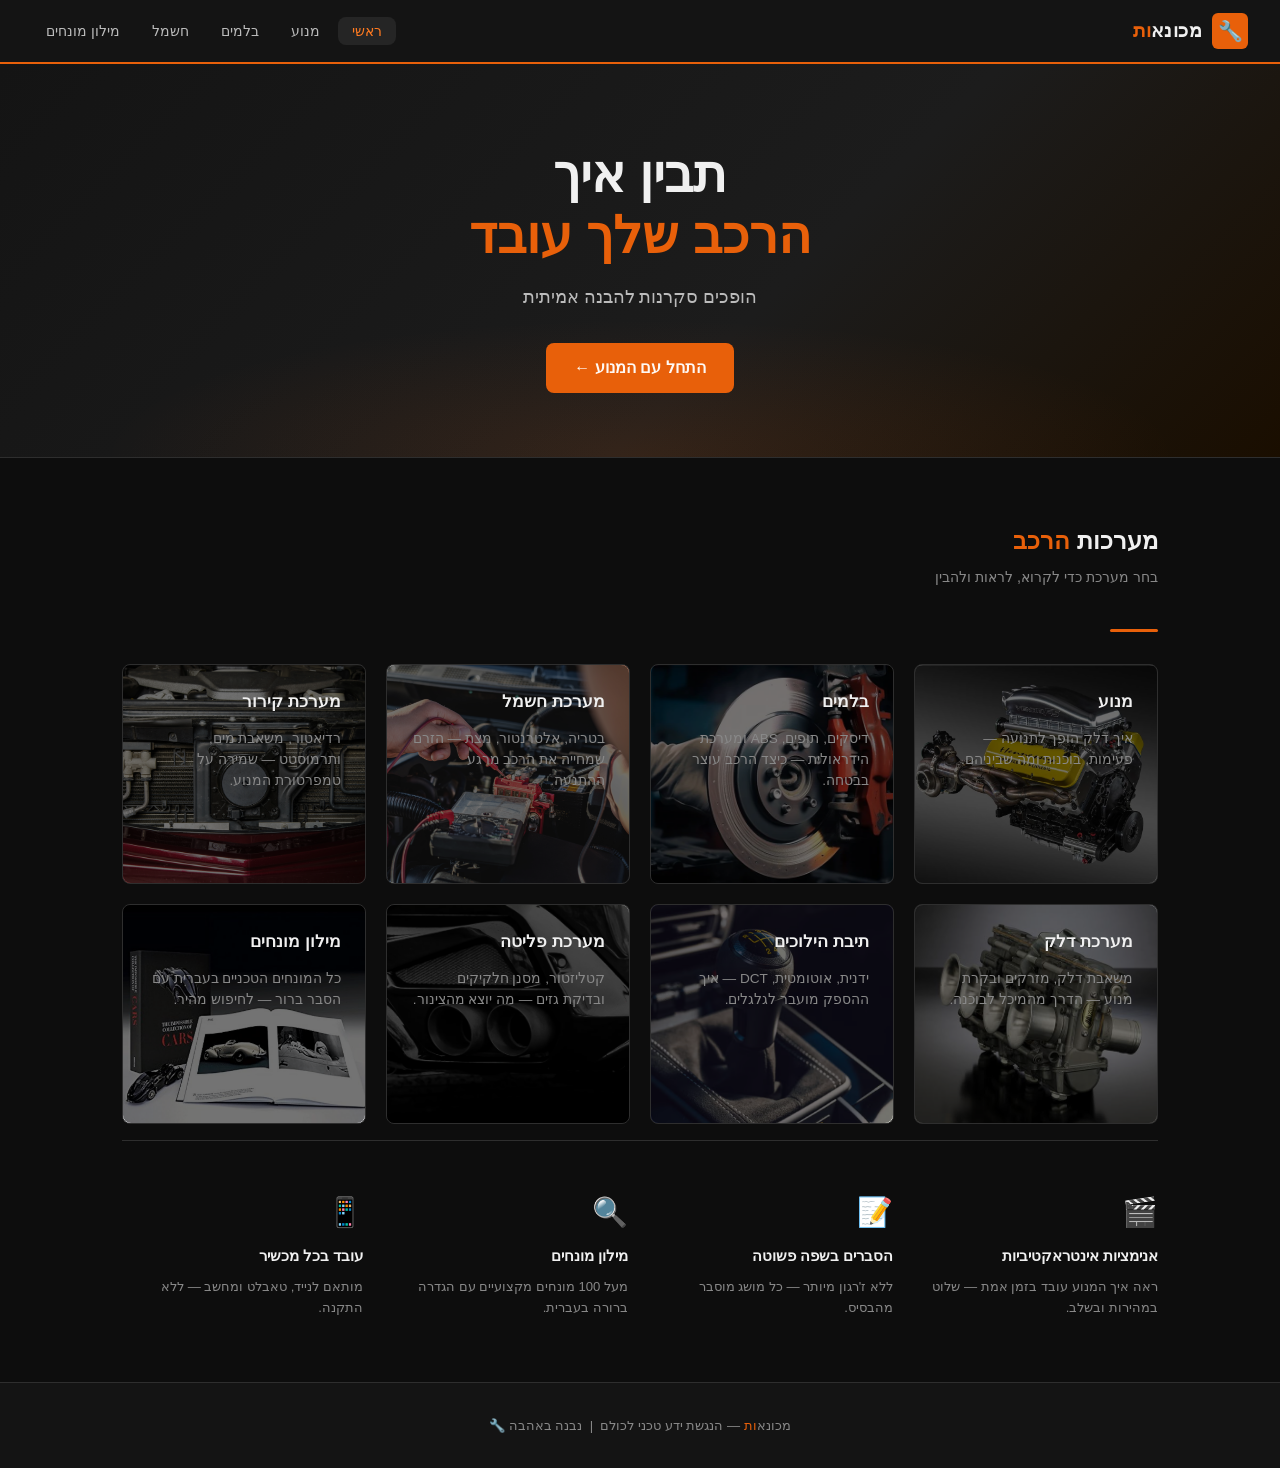
<file: index.html>
<!DOCTYPE html>
<html lang="he" dir="rtl">
<head>
  <meta charset="UTF-8">
  <meta name="viewport" content="width=device-width, initial-scale=1.0">
  <title>מכונאות — הנגשת ידע לכולם</title>
  <link rel="stylesheet" href="css/style.css">
</head>
<body>

  <!-- ── Header ── -->
  <header class="site-header">
    <a class="logo" href="index.html">
      <div class="logo-icon">🔧</div>
      <div class="logo-text">מכונא<span>ות</span></div>
    </a>
    <nav>
      <ul class="site-nav">
        <li><a href="index.html" class="active">ראשי</a></li>
        <li><a href="pages/engine.html">מנוע</a></li>
        <li><a href="pages/brakes.html">בלמים</a></li>
        <li><a href="pages/electrical.html">חשמל</a></li>
        <li><a href="pages/glossary.html">מילון מונחים</a></li>
      </ul>
    </nav>
  </header>

  <!-- ── Hero ── -->
  <section class="hero">
    <h1>תבין איך<br><span>הרכב שלך עובד</span></h1>
    <p>הופכים סקרנות להבנה אמיתית</p>
    <a href="pages/engine.html" class="hero-cta">התחל עם המנוע ←</a>
  </section>

  <!-- ── Systems ── -->
  <main>
    <div class="section">
      <h2 class="section-title">מערכות <span>הרכב</span></h2>
      <p class="section-sub">בחר מערכת כדי לקרוא, לראות ולהבין</p>
      <div class="divider"></div>

      <div class="systems-grid">

        <a class="system-card system-card--engine" href="pages/engine.html">
          <div class="card-title">מנוע</div>
          <div class="card-desc">איך דלק הופך לתנועה — פעימות, בוכנות ומה שביניהם.</div>
        </a>

        <a class="system-card system-card--brakes" href="pages/brakes.html">
          <div class="card-title">בלמים</div>
          <div class="card-desc">דיסקים, תופים, ABS ומערכת הידראולית — כיצד הרכב עוצר בבטחה.</div>
        </a>

        <a class="system-card system-card--electrical" href="pages/electrical.html">
          <div class="card-title">מערכת חשמל</div>
          <div class="card-desc">בטריה, אלטרנטור, מצת — הזרם שמחייה את הרכב מרגע ההתנעה.</div>
        </a>

        <a class="system-card system-card--cooling" href="pages/cooling.html">
          <div class="card-title">מערכת קירור</div>
          <div class="card-desc">רדיאטור, משאבת מים, ותרמוסטט — שמירה על טמפרטורת המנוע.</div>
        </a>

        <a class="system-card system-card--fuel" href="pages/fuel.html">
          <div class="card-title">מערכת דלק</div>
          <div class="card-desc">משאבת דלק, מזרקים ובקרת מנוע — הדרך מהמיכל לבוכנה.</div>
        </a>

        <a class="system-card system-card--gearbox" href="pages/gearbox.html">
          <div class="card-title">תיבת הילוכים</div>
          <div class="card-desc">ידנית, אוטומטית, DCT — איך ההספק מועבר לגלגלים.</div>
        </a>

        <a class="system-card system-card--exhaust" href="pages/exhaust.html">
          <div class="card-title">מערכת פליטה</div>
          <div class="card-desc">קטליזטור, מסנן חלקיקים ובדיקת גזים — מה יוצא מהצינור.</div>
        </a>

        <a class="system-card system-card--glossary" href="pages/glossary.html">
          <div class="card-title">מילון מונחים</div>
          <div class="card-desc">כל המונחים הטכניים בעברית עם הסבר ברור — לחיפוש מהיר.</div>
        </a>

      </div>

      <!-- ── Why ── -->
      <div class="features-row">
        <div class="feature-item">
          <div class="feature-icon">🎬</div>
          <div class="feature-title">אנימציות אינטראקטיביות</div>
          <div class="feature-text">ראה איך המנוע עובד בזמן אמת — שלוט במהירות ובשלב.</div>
        </div>
        <div class="feature-item">
          <div class="feature-icon">📝</div>
          <div class="feature-title">הסברים בשפה פשוטה</div>
          <div class="feature-text">ללא ז'רגון מיותר — כל מושג מוסבר מהבסיס.</div>
        </div>
        <div class="feature-item">
          <div class="feature-icon">🔍</div>
          <div class="feature-title">מילון מונחים</div>
          <div class="feature-text">מעל 100 מונחים מקצועיים עם הגדרה ברורה בעברית.</div>
        </div>
        <div class="feature-item">
          <div class="feature-icon">📱</div>
          <div class="feature-title">עובד בכל מכשיר</div>
          <div class="feature-text">מותאם לנייד, טאבלט ומחשב — ללא התקנה.</div>
        </div>
      </div>
    </div>
  </main>

  <!-- ── Footer ── -->
  <footer class="site-footer">
    <p>מכונא<span>ות</span> — הנגשת ידע טכני לכולם &nbsp;|&nbsp; נבנה באהבה 🔧</p>
  </footer>

  <script src="js/main.js"></script>
</body>
</html>
</file>
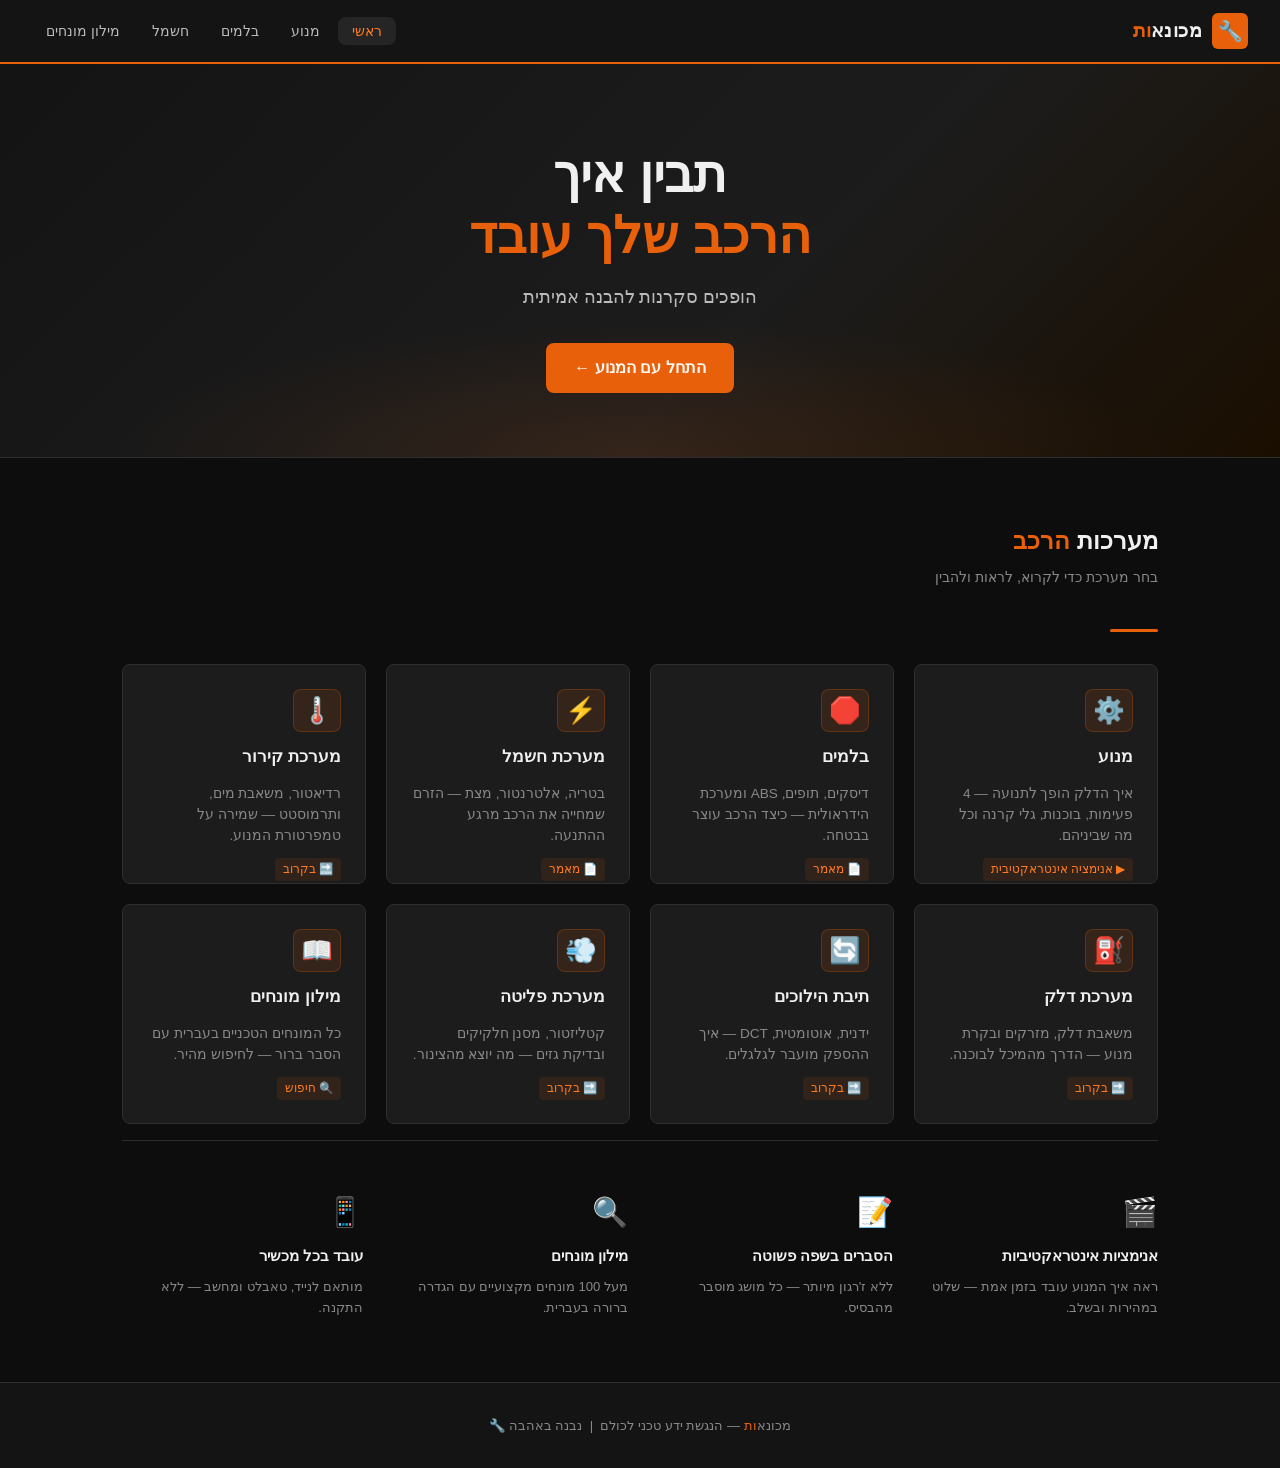
<file: האתר למכונאות הקובץ האינטרנטי.html>
<!DOCTYPE html>
<html lang="he" dir="rtl">
<head>
  <meta charset="UTF-8">
  <meta name="viewport" content="width=device-width, initial-scale=1.0">
  <title>מכונאות — הנגשת ידע לכולם</title>
  <link rel="stylesheet" href="css/style.css">
</head>
<body>

  <!-- ── Header ── -->
  <header class="site-header">
    <a class="logo" href="index.html">
      <div class="logo-icon">🔧</div>
      <div class="logo-text">מכונא<span>ות</span></div>
    </a>
    <nav>
      <ul class="site-nav">
        <li><a href="index.html" class="active">ראשי</a></li>
        <li><a href="pages/engine.html">מנוע</a></li>
        <li><a href="pages/brakes.html">בלמים</a></li>
        <li><a href="pages/electrical.html">חשמל</a></li>
        <li><a href="pages/glossary.html">מילון מונחים</a></li>
      </ul>
    </nav>
  </header>

  <!-- ── Hero ── -->
  <section class="hero">
    <h1>תבין איך<br><span>הרכב שלך עובד</span></h1>
    <p>הופכים סקרנות להבנה אמיתית</p>
    <a href="pages/engine.html" class="hero-cta">התחל עם המנוע ←</a>
  </section>

  <!-- ── Systems ── -->
  <main>
    <div class="section">
      <h2 class="section-title">מערכות <span>הרכב</span></h2>
      <p class="section-sub">בחר מערכת כדי לקרוא, לראות ולהבין</p>
      <div class="divider"></div>

      <div class="systems-grid">

        <a class="system-card" href="pages/engine.html">
          <div class="card-icon">⚙️</div>
          <div class="card-title">מנוע</div>
          <div class="card-desc">איך הדלק הופך לתנועה — 4 פעימות, בוכנות, גלי קרנה וכל מה שביניהם.</div>
          <div class="card-tag">▶ אנימציה אינטראקטיבית</div>
        </a>

        <a class="system-card" href="pages/brakes.html">
          <div class="card-icon">🛑</div>
          <div class="card-title">בלמים</div>
          <div class="card-desc">דיסקים, תופים, ABS ומערכת הידראולית — כיצד הרכב עוצר בבטחה.</div>
          <div class="card-tag">📄 מאמר</div>
        </a>

        <a class="system-card" href="pages/electrical.html">
          <div class="card-icon">⚡</div>
          <div class="card-title">מערכת חשמל</div>
          <div class="card-desc">בטריה, אלטרנטור, מצת — הזרם שמחייה את הרכב מרגע ההתנעה.</div>
          <div class="card-tag">📄 מאמר</div>
        </a>

        <a class="system-card" href="#">
          <div class="card-icon">🌡️</div>
          <div class="card-title">מערכת קירור</div>
          <div class="card-desc">רדיאטור, משאבת מים, ותרמוסטט — שמירה על טמפרטורת המנוע.</div>
          <div class="card-tag">🔜 בקרוב</div>
        </a>

        <a class="system-card" href="#">
          <div class="card-icon">⛽</div>
          <div class="card-title">מערכת דלק</div>
          <div class="card-desc">משאבת דלק, מזרקים ובקרת מנוע — הדרך מהמיכל לבוכנה.</div>
          <div class="card-tag">🔜 בקרוב</div>
        </a>

        <a class="system-card" href="#">
          <div class="card-icon">🔄</div>
          <div class="card-title">תיבת הילוכים</div>
          <div class="card-desc">ידנית, אוטומטית, DCT — איך ההספק מועבר לגלגלים.</div>
          <div class="card-tag">🔜 בקרוב</div>
        </a>

        <a class="system-card" href="#">
          <div class="card-icon">💨</div>
          <div class="card-title">מערכת פליטה</div>
          <div class="card-desc">קטליזטור, מסנן חלקיקים ובדיקת גזים — מה יוצא מהצינור.</div>
          <div class="card-tag">🔜 בקרוב</div>
        </a>

        <a class="system-card" href="pages/glossary.html">
          <div class="card-icon">📖</div>
          <div class="card-title">מילון מונחים</div>
          <div class="card-desc">כל המונחים הטכניים בעברית עם הסבר ברור — לחיפוש מהיר.</div>
          <div class="card-tag">🔍 חיפוש</div>
        </a>

      </div>

      <!-- ── Why ── -->
      <div class="features-row">
        <div class="feature-item">
          <div class="feature-icon">🎬</div>
          <div class="feature-title">אנימציות אינטראקטיביות</div>
          <div class="feature-text">ראה איך המנוע עובד בזמן אמת — שלוט במהירות ובשלב.</div>
        </div>
        <div class="feature-item">
          <div class="feature-icon">📝</div>
          <div class="feature-title">הסברים בשפה פשוטה</div>
          <div class="feature-text">ללא ז'רגון מיותר — כל מושג מוסבר מהבסיס.</div>
        </div>
        <div class="feature-item">
          <div class="feature-icon">🔍</div>
          <div class="feature-title">מילון מונחים</div>
          <div class="feature-text">מעל 100 מונחים מקצועיים עם הגדרה ברורה בעברית.</div>
        </div>
        <div class="feature-item">
          <div class="feature-icon">📱</div>
          <div class="feature-title">עובד בכל מכשיר</div>
          <div class="feature-text">מותאם לנייד, טאבלט ומחשב — ללא התקנה.</div>
        </div>
      </div>
    </div>
  </main>

  <!-- ── Footer ── -->
  <footer class="site-footer">
    <p>מכונא<span>ות</span> — הנגשת ידע טכני לכולם &nbsp;|&nbsp; נבנה באהבה 🔧</p>
  </footer>

  <script src="js/main.js"></script>
</body>
</html>
</file>
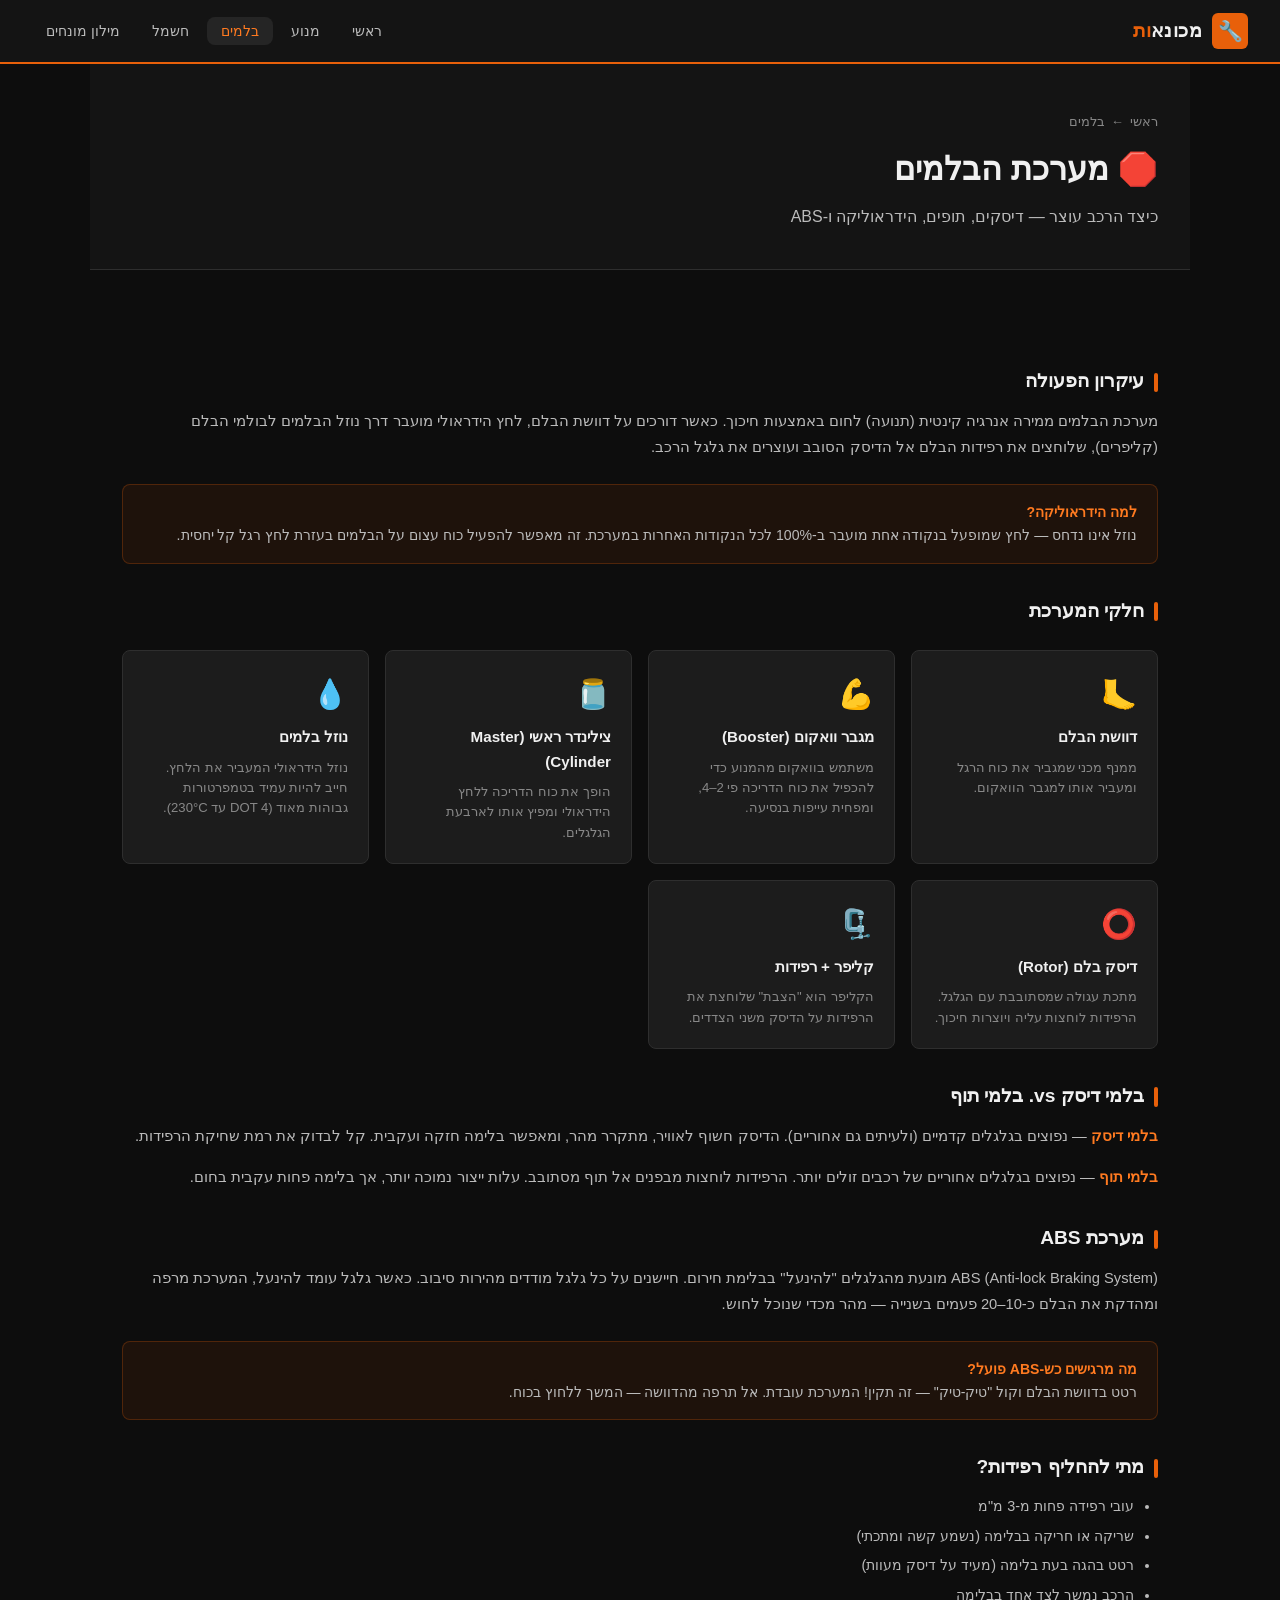
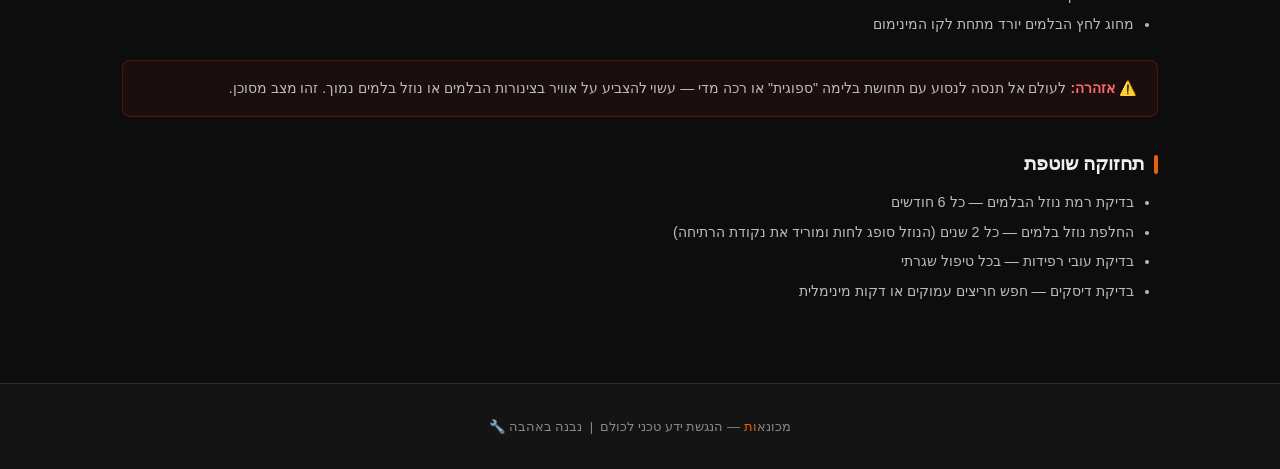
<file: pages/brakes.html>
<!DOCTYPE html>
<html lang="he" dir="rtl">
<head>
  <meta charset="UTF-8">
  <meta name="viewport" content="width=device-width, initial-scale=1.0">
  <title>בלמים — מכונאות</title>
  <link rel="stylesheet" href="../css/style.css">
  <style>
    .article-content h2 {
      font-size: 1.2rem;
      margin: 2rem 0 0.75rem;
      color: var(--white);
    }
    .article-content h2::before {
      content: '';
      display: inline-block;
      width: 4px;
      height: 1em;
      background: var(--orange);
      border-radius: 2px;
      margin-left: 10px;
      vertical-align: middle;
    }
    .article-content p {
      font-size: 0.92rem;
      color: var(--gray-light);
      margin-bottom: 1rem;
      line-height: 1.75;
    }
    .article-content ul {
      margin: 0.5rem 0 1rem 0;
      padding-right: 1.5rem;
    }
    .article-content li {
      font-size: 0.9rem;
      color: var(--gray-light);
      margin-bottom: 0.4rem;
      line-height: 1.6;
    }
    .info-box {
      background: rgba(232,96,10,0.08);
      border: 1px solid rgba(232,96,10,0.25);
      border-radius: var(--radius);
      padding: 1rem 1.25rem;
      margin: 1.5rem 0;
      font-size: 0.88rem;
      color: var(--gray-light);
    }
    .info-box strong { color: var(--orange-light); }

    .parts-grid {
      display: grid;
      grid-template-columns: repeat(auto-fill, minmax(220px, 1fr));
      gap: 1rem;
      margin: 1.5rem 0 2rem;
    }
    .part-card {
      background: var(--dark2);
      border: 1px solid var(--dark4);
      border-radius: var(--radius);
      padding: 1.25rem;
      display: flex;
      flex-direction: column;
      gap: 0.5rem;
    }
    .part-card .icon { font-size: 1.8rem; }
    .part-card h3 { font-size: 0.95rem; font-weight: 700; }
    .part-card p { font-size: 0.82rem; color: var(--gray); line-height: 1.55; }

    .warning-box {
      background: rgba(200,40,40,0.08);
      border: 1px solid rgba(200,40,40,0.3);
      border-radius: var(--radius);
      padding: 1rem 1.25rem;
      margin: 1.5rem 0;
      font-size: 0.88rem;
      color: var(--gray-light);
    }
    .warning-box strong { color: #ff6b6b; }
  </style>
</head>
<body>

  <header class="site-header">
    <a class="logo" href="../index.html">
      <div class="logo-icon">🔧</div>
      <div class="logo-text">מכונא<span>ות</span></div>
    </a>
    <nav>
      <ul class="site-nav">
        <li><a href="../index.html">ראשי</a></li>
        <li><a href="engine.html">מנוע</a></li>
        <li><a href="brakes.html" class="active">בלמים</a></li>
        <li><a href="electrical.html">חשמל</a></li>
        <li><a href="glossary.html">מילון מונחים</a></li>
      </ul>
    </nav>
  </header>

  <div class="page-hero">
    <div class="breadcrumb">
      <a href="../index.html">ראשי</a> ← <span>בלמים</span>
    </div>
    <h1>🛑 מערכת הבלמים</h1>
    <p>כיצד הרכב עוצר — דיסקים, תופים, הידראוליקה ו-ABS</p>
  </div>

  <main>
    <div class="section">
      <div class="article-content">

        <h2>עיקרון הפעולה</h2>
        <p>
          מערכת הבלמים ממירה אנרגיה קינטית (תנועה) לחום באמצעות חיכוך.
          כאשר דורכים על דוושת הבלם, לחץ הידראולי מועבר דרך נוזל הבלמים לבולמי הבלם (קליפרים),
          שלוחצים את רפידות הבלם אל הדיסק הסובב ועוצרים את גלגל הרכב.
        </p>

        <div class="info-box">
          <strong>למה הידראוליקה?</strong><br>
          נוזל אינו נדחס — לחץ שמופעל בנקודה אחת מועבר ב-100% לכל הנקודות האחרות במערכת.
          זה מאפשר להפעיל כוח עצום על הבלמים בעזרת לחץ רגל קל יחסית.
        </div>

        <h2>חלקי המערכת</h2>
      </div>

      <div class="parts-grid">
        <div class="part-card">
          <div class="icon">🦶</div>
          <h3>דוושת הבלם</h3>
          <p>ממנף מכני שמגביר את כוח הרגל ומעביר אותו למגבר הוואקום.</p>
        </div>
        <div class="part-card">
          <div class="icon">💪</div>
          <h3>מגבר וואקום (Booster)</h3>
          <p>משתמש בוואקום מהמנוע כדי להכפיל את כוח הדריכה פי 2–4, ומפחית עייפות בנסיעה.</p>
        </div>
        <div class="part-card">
          <div class="icon">🫙</div>
          <h3>צילינדר ראשי (Master Cylinder)</h3>
          <p>הופך את כוח הדריכה ללחץ הידראולי ומפיץ אותו לארבעת הגלגלים.</p>
        </div>
        <div class="part-card">
          <div class="icon">💧</div>
          <h3>נוזל בלמים</h3>
          <p>נוזל הידראולי המעביר את הלחץ. חייב להיות עמיד בטמפרטורות גבוהות מאוד (DOT 4 עד 230°C).</p>
        </div>
        <div class="part-card">
          <div class="icon">⭕</div>
          <h3>דיסק בלם (Rotor)</h3>
          <p>מתכת עגולה שמסתובבת עם הגלגל. הרפידות לוחצות עליה ויוצרות חיכוך.</p>
        </div>
        <div class="part-card">
          <div class="icon">🗜️</div>
          <h3>קליפר + רפידות</h3>
          <p>הקליפר הוא "הצבת" שלוחצת את הרפידות על הדיסק משני הצדדים.</p>
        </div>
      </div>

      <div class="article-content">

        <h2>בלמי דיסק vs. בלמי תוף</h2>
        <p>
          <strong style="color:var(--orange-light)">בלמי דיסק</strong> — נפוצים בגלגלים קדמיים (ולעיתים גם אחוריים).
          הדיסק חשוף לאוויר, מתקרר מהר, ומאפשר בלימה חזקה ועקבית. קל לבדוק את רמת שחיקת הרפידות.
        </p>
        <p>
          <strong style="color:var(--orange-light)">בלמי תוף</strong> — נפוצים בגלגלים אחוריים של רכבים זולים יותר.
          הרפידות לוחצות מבפנים אל תוף מסתובב. עלות ייצור נמוכה יותר, אך בלימה פחות עקבית בחום.
        </p>

        <h2>מערכת ABS</h2>
        <p>
          ABS (Anti-lock Braking System) מונעת מהגלגלים "להינעל" בבלימת חירום.
          חיישנים על כל גלגל מודדים מהירות סיבוב. כאשר גלגל עומד להינעל,
          המערכת מרפה ומהדקת את הבלם כ-10–20 פעמים בשנייה — מהר מכדי שנוכל לחוש.
        </p>

        <div class="info-box">
          <strong>מה מרגישים כש-ABS פועל?</strong><br>
          רטט בדוושת הבלם וקול "טיק-טיק" — זה תקין! המערכת עובדת. אל תרפה מהדוושה — המשך ללחוץ בכוח.
        </div>

        <h2>מתי להחליף רפידות?</h2>
        <ul>
          <li>עובי רפידה פחות מ-3 מ"מ</li>
          <li>שריקה או חריקה בבלימה (נשמע קשה ומתכתי)</li>
          <li>רטט בהגה בעת בלימה (מעיד על דיסק מעוות)</li>
          <li>הרכב נמשך לצד אחד בבלימה</li>
          <li>מחוג לחץ הבלמים יורד מתחת לקו המינימום</li>
        </ul>

        <div class="warning-box">
          <strong>⚠️ אזהרה:</strong> לעולם אל תנסה לנסוע עם תחושת בלימה "ספוגית" או רכה מדי — עשוי להצביע על אוויר בצינורות הבלמים או נוזל בלמים נמוך. זהו מצב מסוכן.
        </div>

        <h2>תחזוקה שוטפת</h2>
        <ul>
          <li>בדיקת רמת נוזל הבלמים — כל 6 חודשים</li>
          <li>החלפת נוזל בלמים — כל 2 שנים (הנוזל סופג לחות ומוריד את נקודת הרתיחה)</li>
          <li>בדיקת עובי רפידות — בכל טיפול שגרתי</li>
          <li>בדיקת דיסקים — חפש חריצים עמוקים או דקות מינימלית</li>
        </ul>

      </div>
    </div>
  </main>

  <footer class="site-footer">
    <p>מכונא<span>ות</span> — הנגשת ידע טכני לכולם &nbsp;|&nbsp; נבנה באהבה 🔧</p>
  </footer>

  <script src="../js/main.js"></script>
</body>
</html>
</file>
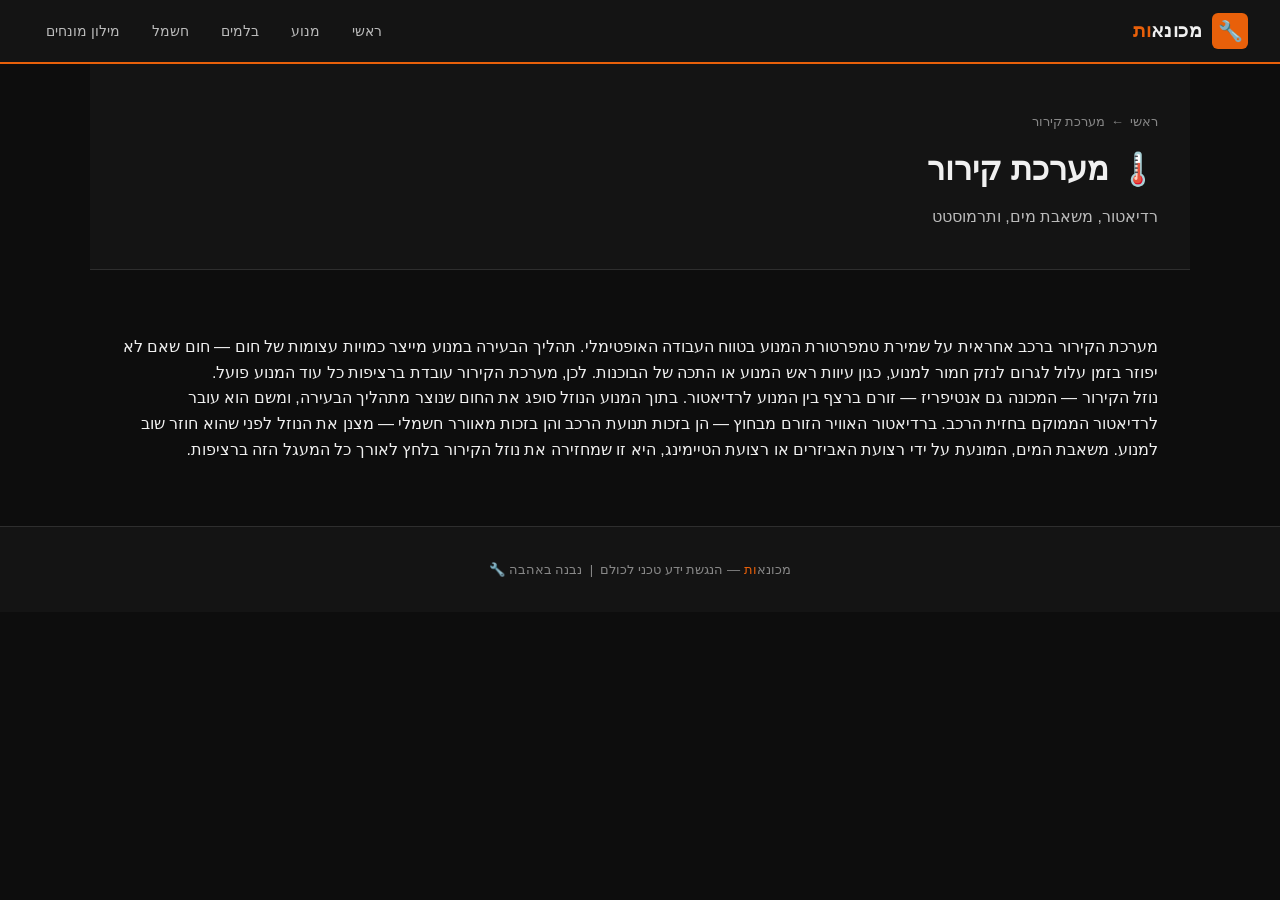
<file: pages/cooling.html>
<!DOCTYPE html>
<html lang="he" dir="rtl">
<head>
  <meta charset="UTF-8">
  <meta name="viewport" content="width=device-width, initial-scale=1.0">
  <title>מערכת קירור — מכונאות</title>
  <link rel="stylesheet" href="../css/style.css">
</head>
<body>

  <header class="site-header">
    <a class="logo" href="../index.html">
      <div class="logo-icon">🔧</div>
      <div class="logo-text">מכונא<span>ות</span></div>
    </a>
    <nav>
      <ul class="site-nav">
        <li><a href="../index.html">ראשי</a></li>
        <li><a href="engine.html">מנוע</a></li>
        <li><a href="brakes.html">בלמים</a></li>
        <li><a href="electrical.html">חשמל</a></li>
        <li><a href="glossary.html">מילון מונחים</a></li>
      </ul>
    </nav>
  </header>

  <div class="page-hero">
    <div class="breadcrumb">
      <a href="../index.html">ראשי</a> ← <span>מערכת קירור</span>
    </div>
    <h1>🌡️ מערכת קירור</h1>
    <p>רדיאטור, משאבת מים, ותרמוסטט</p>
  </div>

  <main>
    <div class="section">
      <div class="article-content">
        <p>מערכת הקירור ברכב אחראית על שמירת טמפרטורת המנוע בטווח העבודה האופטימלי. תהליך הבעירה במנוע מייצר כמויות עצומות של חום — חום שאם לא יפוזר בזמן עלול לגרום לנזק חמור למנוע, כגון עיוות ראש המנוע או התכה של הבוכנות. לכן, מערכת הקירור עובדת ברציפות כל עוד המנוע פועל.</p>
        <p>נוזל הקירור — המכונה גם אנטיפריז — זורם ברצף בין המנוע לרדיאטור. בתוך המנוע הנוזל סופג את החום שנוצר מתהליך הבעירה, ומשם הוא עובר לרדיאטור הממוקם בחזית הרכב. ברדיאטור האוויר הזורם מבחוץ — הן בזכות תנועת הרכב והן בזכות מאוורר חשמלי — מצנן את הנוזל לפני שהוא חוזר שוב למנוע. משאבת המים, המונעת על ידי רצועת האביזרים או רצועת הטיימינג, היא זו שמחזירה את נוזל הקירור בלחץ לאורך כל המעגל הזה ברציפות.</p>
      </div>
    </div>
  </main>

  <footer class="site-footer">
    <p>מכונא<span>ות</span> — הנגשת ידע טכני לכולם &nbsp;|&nbsp; נבנה באהבה 🔧</p>
  </footer>

  <script src="../js/main.js"></script>
</body>
</html>
</file>
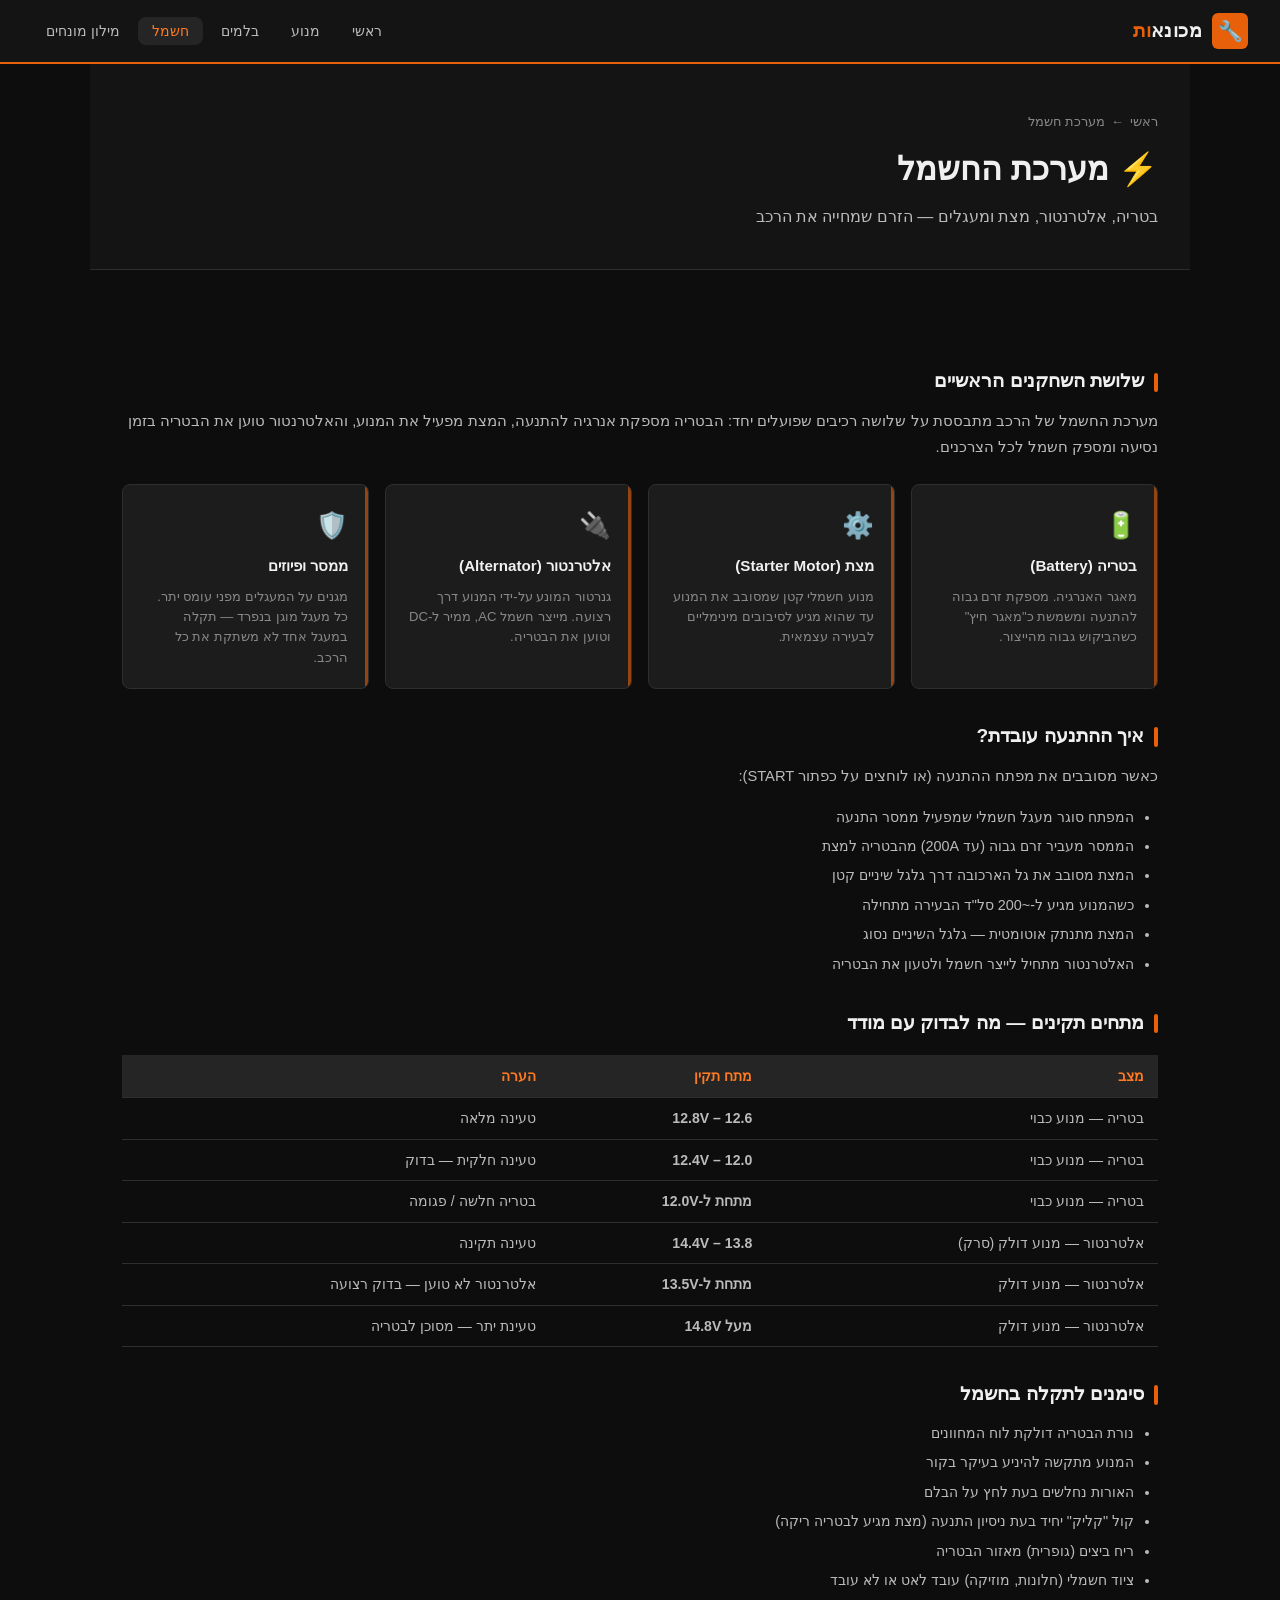
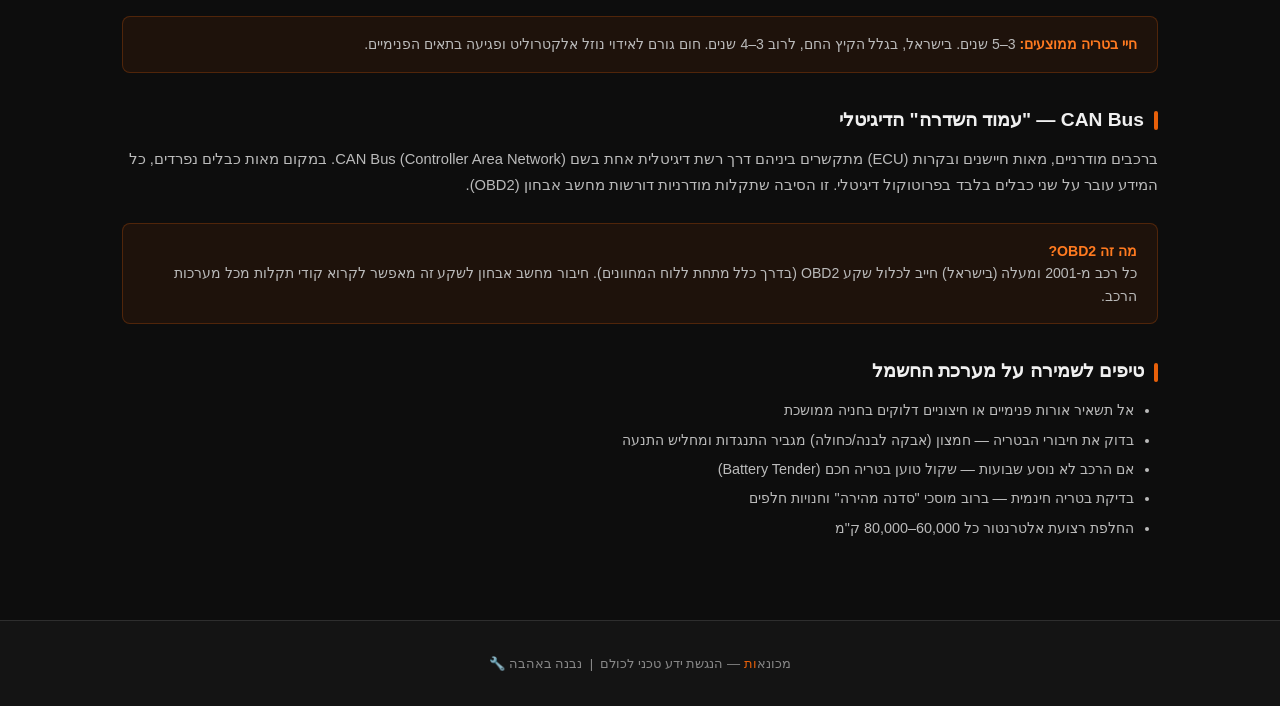
<file: pages/electrical.html>
<!DOCTYPE html>
<html lang="he" dir="rtl">
<head>
  <meta charset="UTF-8">
  <meta name="viewport" content="width=device-width, initial-scale=1.0">
  <title>מערכת חשמל — מכונאות</title>
  <link rel="stylesheet" href="../css/style.css">
  <style>
    .article-content h2 {
      font-size: 1.2rem;
      margin: 2rem 0 0.75rem;
      color: var(--white);
    }
    .article-content h2::before {
      content: '';
      display: inline-block;
      width: 4px;
      height: 1em;
      background: var(--orange);
      border-radius: 2px;
      margin-left: 10px;
      vertical-align: middle;
    }
    .article-content p {
      font-size: 0.92rem;
      color: var(--gray-light);
      margin-bottom: 1rem;
      line-height: 1.75;
    }
    .article-content ul {
      margin: 0.5rem 0 1rem 0;
      padding-right: 1.5rem;
    }
    .article-content li {
      font-size: 0.9rem;
      color: var(--gray-light);
      margin-bottom: 0.4rem;
      line-height: 1.6;
    }
    .info-box {
      background: rgba(232,96,10,0.08);
      border: 1px solid rgba(232,96,10,0.25);
      border-radius: var(--radius);
      padding: 1rem 1.25rem;
      margin: 1.5rem 0;
      font-size: 0.88rem;
      color: var(--gray-light);
    }
    .info-box strong { color: var(--orange-light); }
    .warning-box {
      background: rgba(200,40,40,0.08);
      border: 1px solid rgba(200,40,40,0.3);
      border-radius: var(--radius);
      padding: 1rem 1.25rem;
      margin: 1.5rem 0;
      font-size: 0.88rem;
      color: var(--gray-light);
    }
    .warning-box strong { color: #ff6b6b; }

    .circuit-row {
      display: grid;
      grid-template-columns: repeat(auto-fill, minmax(200px, 1fr));
      gap: 1rem;
      margin: 1.5rem 0 2rem;
    }
    .circuit-card {
      background: var(--dark2);
      border: 1px solid var(--dark4);
      border-radius: var(--radius);
      padding: 1.25rem;
      display: flex;
      flex-direction: column;
      gap: 0.5rem;
      position: relative;
      overflow: hidden;
    }
    .circuit-card::before {
      content: '';
      position: absolute;
      top: 0; right: 0;
      width: 3px;
      height: 100%;
      background: var(--orange);
      opacity: 0.6;
    }
    .circuit-card .icon { font-size: 1.6rem; }
    .circuit-card h3 { font-size: 0.95rem; font-weight: 700; }
    .circuit-card p { font-size: 0.82rem; color: var(--gray); line-height: 1.55; }

    .voltage-table {
      width: 100%;
      border-collapse: collapse;
      margin: 1rem 0 1.5rem;
      font-size: 0.88rem;
    }
    .voltage-table th {
      background: var(--dark3);
      color: var(--orange-light);
      padding: 10px 14px;
      text-align: right;
      font-weight: 700;
      border-bottom: 1px solid var(--dark4);
    }
    .voltage-table td {
      padding: 9px 14px;
      border-bottom: 1px solid var(--dark4);
      color: var(--gray-light);
    }
    .voltage-table tr:hover td { background: var(--dark3); }
    .good { color: #5cb85c; font-weight: 700; }
    .warn { color: #f0ad4e; font-weight: 700; }
    .bad  { color: #d9534f; font-weight: 700; }
  </style>
</head>
<body>

  <header class="site-header">
    <a class="logo" href="../index.html">
      <div class="logo-icon">🔧</div>
      <div class="logo-text">מכונא<span>ות</span></div>
    </a>
    <nav>
      <ul class="site-nav">
        <li><a href="../index.html">ראשי</a></li>
        <li><a href="engine.html">מנוע</a></li>
        <li><a href="brakes.html">בלמים</a></li>
        <li><a href="electrical.html" class="active">חשמל</a></li>
        <li><a href="glossary.html">מילון מונחים</a></li>
      </ul>
    </nav>
  </header>

  <div class="page-hero">
    <div class="breadcrumb">
      <a href="../index.html">ראשי</a> ← <span>מערכת חשמל</span>
    </div>
    <h1>⚡ מערכת החשמל</h1>
    <p>בטריה, אלטרנטור, מצת ומעגלים — הזרם שמחייה את הרכב</p>
  </div>

  <main>
    <div class="section">

      <div class="article-content">
        <h2>שלושת השחקנים הראשיים</h2>
        <p>
          מערכת החשמל של הרכב מתבססת על שלושה רכיבים שפועלים יחד:
          הבטריה מספקת אנרגיה להתנעה, המצת מפעיל את המנוע, והאלטרנטור טוען את הבטריה בזמן נסיעה
          ומספק חשמל לכל הצרכנים.
        </p>
      </div>

      <div class="circuit-row">
        <div class="circuit-card">
          <div class="icon">🔋</div>
          <h3>בטריה (Battery)</h3>
          <p>מאגר האנרגיה. מספקת זרם גבוה להתנעה ומשמשת כ"מאגר חיץ" כשהביקוש גבוה מהייצור.</p>
        </div>
        <div class="circuit-card">
          <div class="icon">⚙️</div>
          <h3>מצת (Starter Motor)</h3>
          <p>מנוע חשמלי קטן שמסובב את המנוע עד שהוא מגיע לסיבובים מינימליים לבעירה עצמאית.</p>
        </div>
        <div class="circuit-card">
          <div class="icon">🔌</div>
          <h3>אלטרנטור (Alternator)</h3>
          <p>גנרטור המונע על-ידי המנוע דרך רצועה. מייצר חשמל AC, ממיר ל-DC וטוען את הבטריה.</p>
        </div>
        <div class="circuit-card">
          <div class="icon">🛡️</div>
          <h3>ממסר ופיוזים</h3>
          <p>מגנים על המעגלים מפני עומס יתר. כל מעגל מוגן בנפרד — תקלה במעגל אחד לא משתקת את כל הרכב.</p>
        </div>
      </div>

      <div class="article-content">

        <h2>איך ההתנעה עובדת?</h2>
        <p>
          כאשר מסובבים את מפתח ההתנעה (או לוחצים על כפתור START):
        </p>
        <ul>
          <li>המפתח סוגר מעגל חשמלי שמפעיל ממסר התנעה</li>
          <li>הממסר מעביר זרם גבוה (עד 200A) מהבטריה למצת</li>
          <li>המצת מסובב את גל הארכובה דרך גלגל שיניים קטן</li>
          <li>כשהמנוע מגיע ל-~200 סל"ד הבעירה מתחילה</li>
          <li>המצת מתנתק אוטומטית — גלגל השיניים נסוג</li>
          <li>האלטרנטור מתחיל לייצר חשמל ולטעון את הבטריה</li>
        </ul>

        <h2>מתחים תקינים — מה לבדוק עם מודד</h2>
      </div>

      <table class="voltage-table">
        <thead>
          <tr>
            <th>מצב</th>
            <th>מתח תקין</th>
            <th>הערה</th>
          </tr>
        </thead>
        <tbody>
          <tr>
            <td>בטריה — מנוע כבוי</td>
            <td class="good">12.6 – 12.8V</td>
            <td>טעינה מלאה</td>
          </tr>
          <tr>
            <td>בטריה — מנוע כבוי</td>
            <td class="warn">12.0 – 12.4V</td>
            <td>טעינה חלקית — בדוק</td>
          </tr>
          <tr>
            <td>בטריה — מנוע כבוי</td>
            <td class="bad">מתחת ל-12.0V</td>
            <td>בטריה חלשה / פגומה</td>
          </tr>
          <tr>
            <td>אלטרנטור — מנוע דולק (סרק)</td>
            <td class="good">13.8 – 14.4V</td>
            <td>טעינה תקינה</td>
          </tr>
          <tr>
            <td>אלטרנטור — מנוע דולק</td>
            <td class="bad">מתחת ל-13.5V</td>
            <td>אלטרנטור לא טוען — בדוק רצועה</td>
          </tr>
          <tr>
            <td>אלטרנטור — מנוע דולק</td>
            <td class="bad">מעל 14.8V</td>
            <td>טעינת יתר — מסוכן לבטריה</td>
          </tr>
        </tbody>
      </table>

      <div class="article-content">

        <h2>סימנים לתקלה בחשמל</h2>
        <ul>
          <li>נורת הבטריה דולקת לוח המחוונים</li>
          <li>המנוע מתקשה להיניע בעיקר בקור</li>
          <li>האורות נחלשים בעת לחץ על הבלם</li>
          <li>קול "קליק" יחיד בעת ניסיון התנעה (מצת מגיע לבטריה ריקה)</li>
          <li>ריח ביצים (גופרית) מאזור הבטריה</li>
          <li>ציוד חשמלי (חלונות, מוזיקה) עובד לאט או לא עובד</li>
        </ul>

        <div class="info-box">
          <strong>חיי בטריה ממוצעים:</strong> 3–5 שנים. בישראל, בגלל הקיץ החם, לרוב 3–4 שנים.
          חום גורם לאידוי נוזל אלקטרוליט ופגיעה בתאים הפנימיים.
        </div>

        <h2>CAN Bus — "עמוד השדרה" הדיגיטלי</h2>
        <p>
          ברכבים מודרניים, מאות חיישנים ובקרות (ECU) מתקשרים ביניהם דרך רשת דיגיטלית אחת
          בשם CAN Bus (Controller Area Network).
          במקום מאות כבלים נפרדים, כל המידע עובר על שני כבלים בלבד בפרוטוקול דיגיטלי.
          זו הסיבה שתקלות מודרניות דורשות מחשב אבחון (OBD2).
        </p>

        <div class="info-box">
          <strong>מה זה OBD2?</strong><br>
          כל רכב מ-2001 ומעלה (בישראל) חייב לכלול שקע OBD2 (בדרך כלל מתחת ללוח המחוונים).
          חיבור מחשב אבחון לשקע זה מאפשר לקרוא קודי תקלות מכל מערכות הרכב.
        </div>

        <h2>טיפים לשמירה על מערכת החשמל</h2>
        <ul>
          <li>אל תשאיר אורות פנימיים או חיצוניים דלוקים בחניה ממושכת</li>
          <li>בדוק את חיבורי הבטריה — חמצון (אבקה לבנה/כחולה) מגביר התנגדות ומחליש התנעה</li>
          <li>אם הרכב לא נוסע שבועות — שקול טוען בטריה חכם (Battery Tender)</li>
          <li>בדיקת בטריה חינמית — ברוב מוסכי "סדנה מהירה" וחנויות חלפים</li>
          <li>החלפת רצועת אלטרנטור כל 60,000–80,000 ק"מ</li>
        </ul>

      </div>
    </div>
  </main>

  <footer class="site-footer">
    <p>מכונא<span>ות</span> — הנגשת ידע טכני לכולם &nbsp;|&nbsp; נבנה באהבה 🔧</p>
  </footer>

  <script src="../js/main.js"></script>
</body>
</html>
</file>
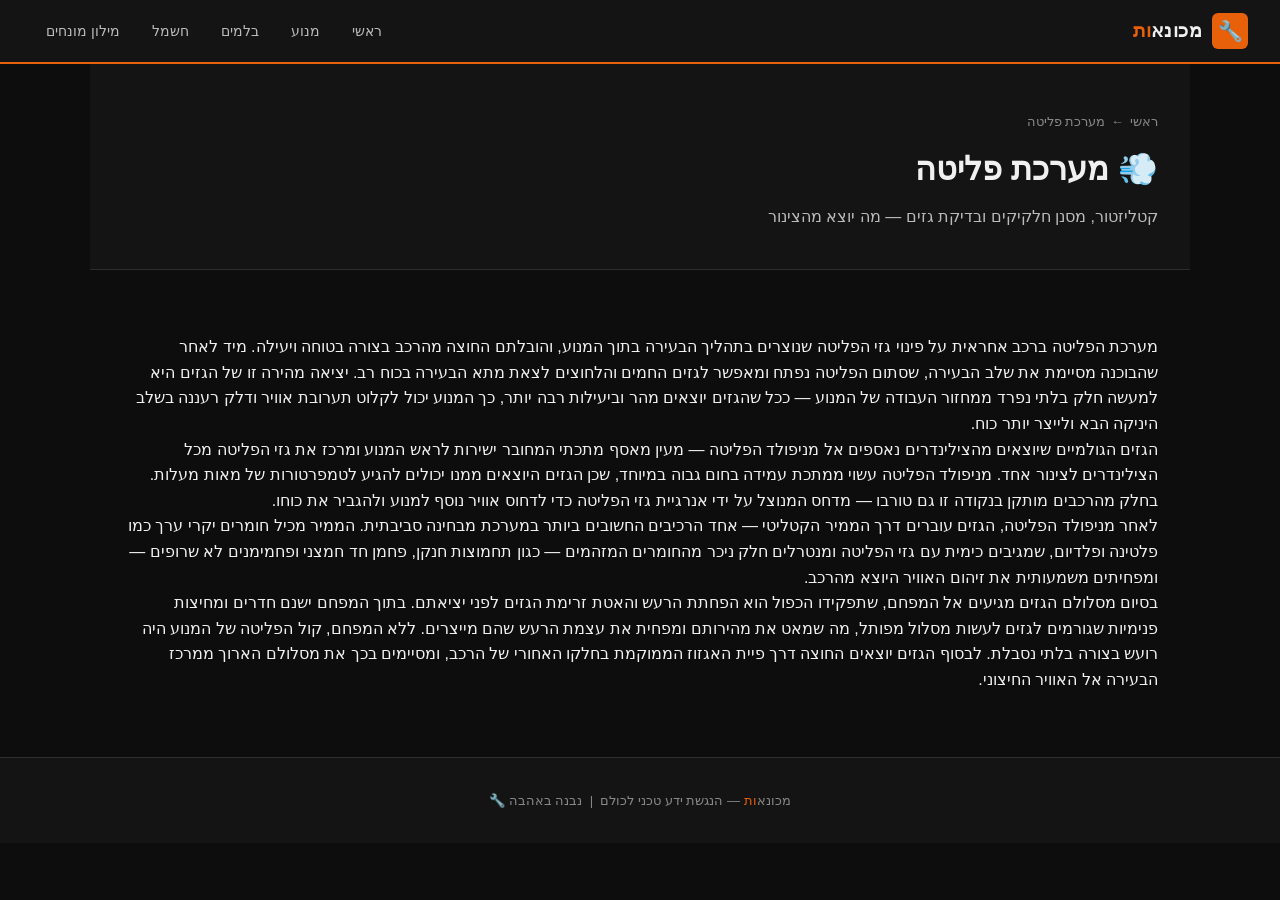
<file: pages/exhaust.html>
<!DOCTYPE html>
<html lang="he" dir="rtl">
<head>
  <meta charset="UTF-8">
  <meta name="viewport" content="width=device-width, initial-scale=1.0">
  <title>מערכת פליטה — מכונאות</title>
  <link rel="stylesheet" href="../css/style.css">
</head>
<body>

  <header class="site-header">
    <a class="logo" href="../index.html">
      <div class="logo-icon">🔧</div>
      <div class="logo-text">מכונא<span>ות</span></div>
    </a>
    <nav>
      <ul class="site-nav">
        <li><a href="../index.html">ראשי</a></li>
        <li><a href="engine.html">מנוע</a></li>
        <li><a href="brakes.html">בלמים</a></li>
        <li><a href="electrical.html">חשמל</a></li>
        <li><a href="glossary.html">מילון מונחים</a></li>
      </ul>
    </nav>
  </header>

  <div class="page-hero">
    <div class="breadcrumb">
      <a href="../index.html">ראשי</a> ← <span>מערכת פליטה</span>
    </div>
    <h1>💨 מערכת פליטה</h1>
    <p>קטליזטור, מסנן חלקיקים ובדיקת גזים — מה יוצא מהצינור</p>
  </div>

  <main>
    <div class="section">
      <div class="article-content">
        <p>מערכת הפליטה ברכב אחראית על פינוי גזי הפליטה שנוצרים בתהליך הבעירה בתוך המנוע, והובלתם החוצה מהרכב בצורה בטוחה ויעילה. מיד לאחר שהבוכנה מסיימת את שלב הבעירה, שסתום הפליטה נפתח ומאפשר לגזים החמים והלחוצים לצאת מתא הבעירה בכוח רב. יציאה מהירה זו של הגזים היא למעשה חלק בלתי נפרד ממחזור העבודה של המנוע — ככל שהגזים יוצאים מהר וביעילות רבה יותר, כך המנוע יכול לקלוט תערובת אוויר ודלק רעננה בשלב היניקה הבא ולייצר יותר כוח.</p>
        <p>הגזים הגולמיים שיוצאים מהצילינדרים נאספים אל מניפולד הפליטה — מעין מאסף מתכתי המחובר ישירות לראש המנוע ומרכז את גזי הפליטה מכל הצילינדרים לצינור אחד. מניפולד הפליטה עשוי ממתכת עמידה בחום גבוה במיוחד, שכן הגזים היוצאים ממנו יכולים להגיע לטמפרטורות של מאות מעלות. בחלק מהרכבים מותקן בנקודה זו גם טורבו — מדחס המנוצל על ידי אנרגיית גזי הפליטה כדי לדחוס אוויר נוסף למנוע ולהגביר את כוחו.</p>
        <p>לאחר מניפולד הפליטה, הגזים עוברים דרך הממיר הקטליטי — אחד הרכיבים החשובים ביותר במערכת מבחינה סביבתית. הממיר מכיל חומרים יקרי ערך כמו פלטינה ופלדיום, שמגיבים כימית עם גזי הפליטה ומנטרלים חלק ניכר מהחומרים המזהמים — כגון תחמוצות חנקן, פחמן חד חמצני ופחמימנים לא שרופים — ומפחיתים משמעותית את זיהום האוויר היוצא מהרכב.</p>
        <p>בסיום מסלולם הגזים מגיעים אל המפחם, שתפקידו הכפול הוא הפחתת הרעש והאטת זרימת הגזים לפני יציאתם. בתוך המפחם ישנם חדרים ומחיצות פנימיות שגורמים לגזים לעשות מסלול מפותל, מה שמאט את מהירותם ומפחית את עצמת הרעש שהם מייצרים. ללא המפחם, קול הפליטה של המנוע היה רועש בצורה בלתי נסבלת. לבסוף הגזים יוצאים החוצה דרך פיית האגזוז הממוקמת בחלקו האחורי של הרכב, ומסיימים בכך את מסלולם הארוך ממרכז הבעירה אל האוויר החיצוני.</p>
      </div>
    </div>
  </main>

  <footer class="site-footer">
    <p>מכונא<span>ות</span> — הנגשת ידע טכני לכולם &nbsp;|&nbsp; נבנה באהבה 🔧</p>
  </footer>

  <script src="../js/main.js"></script>
</body>
</html>
</file>
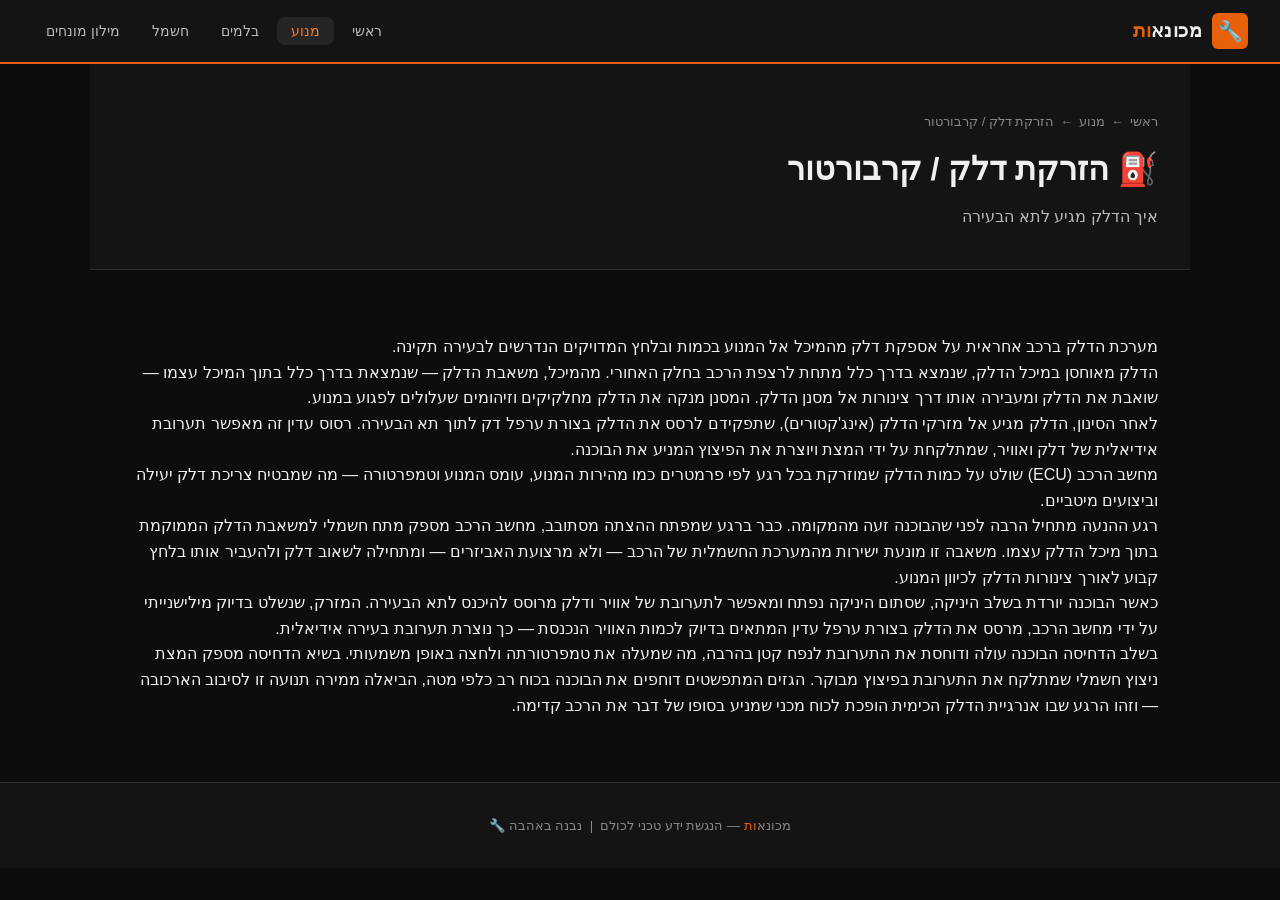
<file: pages/fuel.html>
<!DOCTYPE html>
<html lang="he" dir="rtl">
<head>
  <meta charset="UTF-8">
  <meta name="viewport" content="width=device-width, initial-scale=1.0">
  <title>הזרקת דלק / קרבורטור — מכונאות</title>
  <link rel="stylesheet" href="../css/style.css">
</head>
<body>

  <header class="site-header">
    <a class="logo" href="../index.html">
      <div class="logo-icon">🔧</div>
      <div class="logo-text">מכונא<span>ות</span></div>
    </a>
    <nav>
      <ul class="site-nav">
        <li><a href="../index.html">ראשי</a></li>
        <li><a href="engine.html" class="active">מנוע</a></li>
        <li><a href="brakes.html">בלמים</a></li>
        <li><a href="electrical.html">חשמל</a></li>
        <li><a href="glossary.html">מילון מונחים</a></li>
      </ul>
    </nav>
  </header>

  <div class="page-hero">
    <div class="breadcrumb">
      <a href="../index.html">ראשי</a> ← <a href="engine.html">מנוע</a> ← <span>הזרקת דלק / קרבורטור</span>
    </div>
    <h1>⛽ הזרקת דלק / קרבורטור</h1>
    <p>איך הדלק מגיע לתא הבעירה</p>
  </div>

  <main>
    <div class="section">
      <div class="article-content">
        <p>מערכת הדלק ברכב אחראית על אספקת דלק מהמיכל אל המנוע בכמות ובלחץ המדויקים הנדרשים לבעירה תקינה.</p>
        <p>הדלק מאוחסן במיכל הדלק, שנמצא בדרך כלל מתחת לרצפת הרכב בחלק האחורי. מהמיכל, משאבת הדלק — שנמצאת בדרך כלל בתוך המיכל עצמו — שואבת את הדלק ומעבירה אותו דרך צינורות אל מסנן הדלק. המסנן מנקה את הדלק מחלקיקים וזיהומים שעלולים לפגוע במנוע.</p>
        <p>לאחר הסינון, הדלק מגיע אל מזרקי הדלק (אינג'קטורים), שתפקידם לרסס את הדלק בצורת ערפל דק לתוך תא הבעירה. רסוס עדין זה מאפשר תערובת אידיאלית של דלק ואוויר, שמתלקחת על ידי המצת ויוצרת את הפיצוץ המניע את הבוכנה.</p>
        <p>מחשב הרכב (ECU) שולט על כמות הדלק שמוזרקת בכל רגע לפי פרמטרים כמו מהירות המנוע, עומס המנוע וטמפרטורה — מה שמבטיח צריכת דלק יעילה וביצועים מיטביים.</p>

        <p>רגע ההנעה מתחיל הרבה לפני שהבוכנה זעה מהמקומה. כבר ברגע שמפתח ההצתה מסתובב, מחשב הרכב מספק מתח חשמלי למשאבת הדלק הממוקמת בתוך מיכל הדלק עצמו. משאבה זו מונעת ישירות מהמערכת החשמלית של הרכב — ולא מרצועת האביזרים — ומתחילה לשאוב דלק ולהעביר אותו בלחץ קבוע לאורך צינורות הדלק לכיוון המנוע.</p>
        <p>כאשר הבוכנה יורדת בשלב היניקה, שסתום היניקה נפתח ומאפשר לתערובת של אוויר ודלק מרוסס להיכנס לתא הבעירה. המזרק, שנשלט בדיוק מילישנייתי על ידי מחשב הרכב, מרסס את הדלק בצורת ערפל עדין המתאים בדיוק לכמות האוויר הנכנסת — כך נוצרת תערובת בעירה אידיאלית.</p>
        <p>בשלב הדחיסה הבוכנה עולה ודוחסת את התערובת לנפח קטן בהרבה, מה שמעלה את טמפרטורתה ולחצה באופן משמעותי. בשיא הדחיסה מספק המצת ניצוץ חשמלי שמתלקח את התערובת בפיצוץ מבוקר. הגזים המתפשטים דוחפים את הבוכנה בכוח רב כלפי מטה, הביאלה ממירה תנועה זו לסיבוב הארכובה — וזהו הרגע שבו אנרגיית הדלק הכימית הופכת לכוח מכני שמניע בסופו של דבר את הרכב קדימה.</p>
      </div>
    </div>
  </main>

  <footer class="site-footer">
    <p>מכונא<span>ות</span> — הנגשת ידע טכני לכולם &nbsp;|&nbsp; נבנה באהבה 🔧</p>
  </footer>

  <script src="../js/main.js"></script>
</body>
</html>
</file>
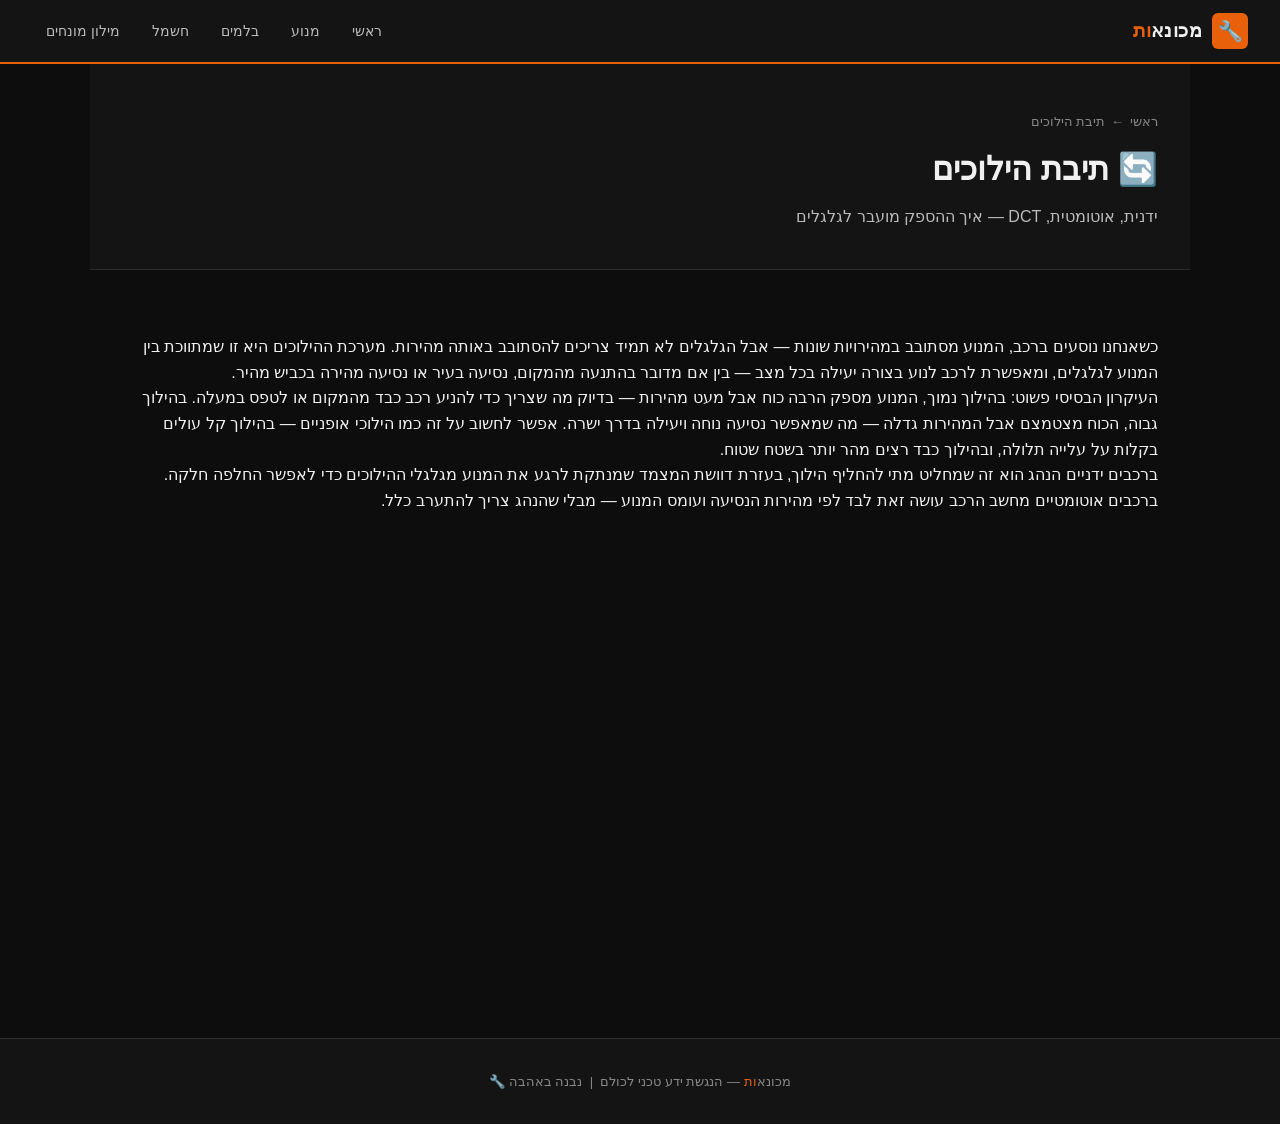
<file: pages/gearbox.html>
<!DOCTYPE html>
<html lang="he" dir="rtl">
<head>
  <meta charset="UTF-8">
  <meta name="viewport" content="width=device-width, initial-scale=1.0">
  <title>תיבת הילוכים — מכונאות</title>
  <link rel="stylesheet" href="../css/style.css">
</head>
<body>

  <header class="site-header">
    <a class="logo" href="../index.html">
      <div class="logo-icon">🔧</div>
      <div class="logo-text">מכונא<span>ות</span></div>
    </a>
    <nav>
      <ul class="site-nav">
        <li><a href="../index.html">ראשי</a></li>
        <li><a href="engine.html">מנוע</a></li>
        <li><a href="brakes.html">בלמים</a></li>
        <li><a href="electrical.html">חשמל</a></li>
        <li><a href="glossary.html">מילון מונחים</a></li>
      </ul>
    </nav>
  </header>

  <div class="page-hero">
    <div class="breadcrumb">
      <a href="../index.html">ראשי</a> ← <span>תיבת הילוכים</span>
    </div>
    <h1>🔄 תיבת הילוכים</h1>
    <p>ידנית, אוטומטית, DCT — איך ההספק מועבר לגלגלים</p>
  </div>

  <main>
    <div class="section">
      <div class="article-content">
        <p>כשאנחנו נוסעים ברכב, המנוע מסתובב במהירויות שונות — אבל הגלגלים לא תמיד צריכים להסתובב באותה מהירות. מערכת ההילוכים היא זו שמתווכת בין המנוע לגלגלים, ומאפשרת לרכב לנוע בצורה יעילה בכל מצב — בין אם מדובר בהתנעה מהמקום, נסיעה בעיר או נסיעה מהירה בכביש מהיר.</p>
        <p>העיקרון הבסיסי פשוט: בהילוך נמוך, המנוע מספק הרבה כוח אבל מעט מהירות — בדיוק מה שצריך כדי להניע רכב כבד מהמקום או לטפס במעלה. בהילוך גבוה, הכוח מצטמצם אבל המהירות גדלה — מה שמאפשר נסיעה נוחה ויעילה בדרך ישרה. אפשר לחשוב על זה כמו הילוכי אופניים — בהילוך קל עולים בקלות על עלייה תלולה, ובהילוך כבד רצים מהר יותר בשטח שטוח.</p>
        <p>ברכבים ידניים הנהג הוא זה שמחליט מתי להחליף הילוך, בעזרת דוושת המצמד שמנתקת לרגע את המנוע מגלגלי ההילוכים כדי לאפשר החלפה חלקה. ברכבים אוטומטיים מחשב הרכב עושה זאת לבד לפי מהירות הנסיעה ועומס המנוע — מבלי שהנהג צריך להתערב כלל.</p>

        <div style="max-width:720px; margin:1.5rem auto; border-radius:10px; overflow:hidden;">
          <iframe width="100%" height="405" src="https://www.youtube.com/embed/o1ED4FQjDGk?si=eiSczjeGxXRFwFL5" title="YouTube video player" frameborder="0" allow="accelerometer; autoplay; clipboard-write; encrypted-media; gyroscope; picture-in-picture; web-share" referrerpolicy="strict-origin-when-cross-origin" allowfullscreen></iframe>
        </div>
      </div>
    </div>
  </main>

  <footer class="site-footer">
    <p>מכונא<span>ות</span> — הנגשת ידע טכני לכולם &nbsp;|&nbsp; נבנה באהבה 🔧</p>
  </footer>

  <script src="../js/main.js"></script>
</body>
</html>
</file>
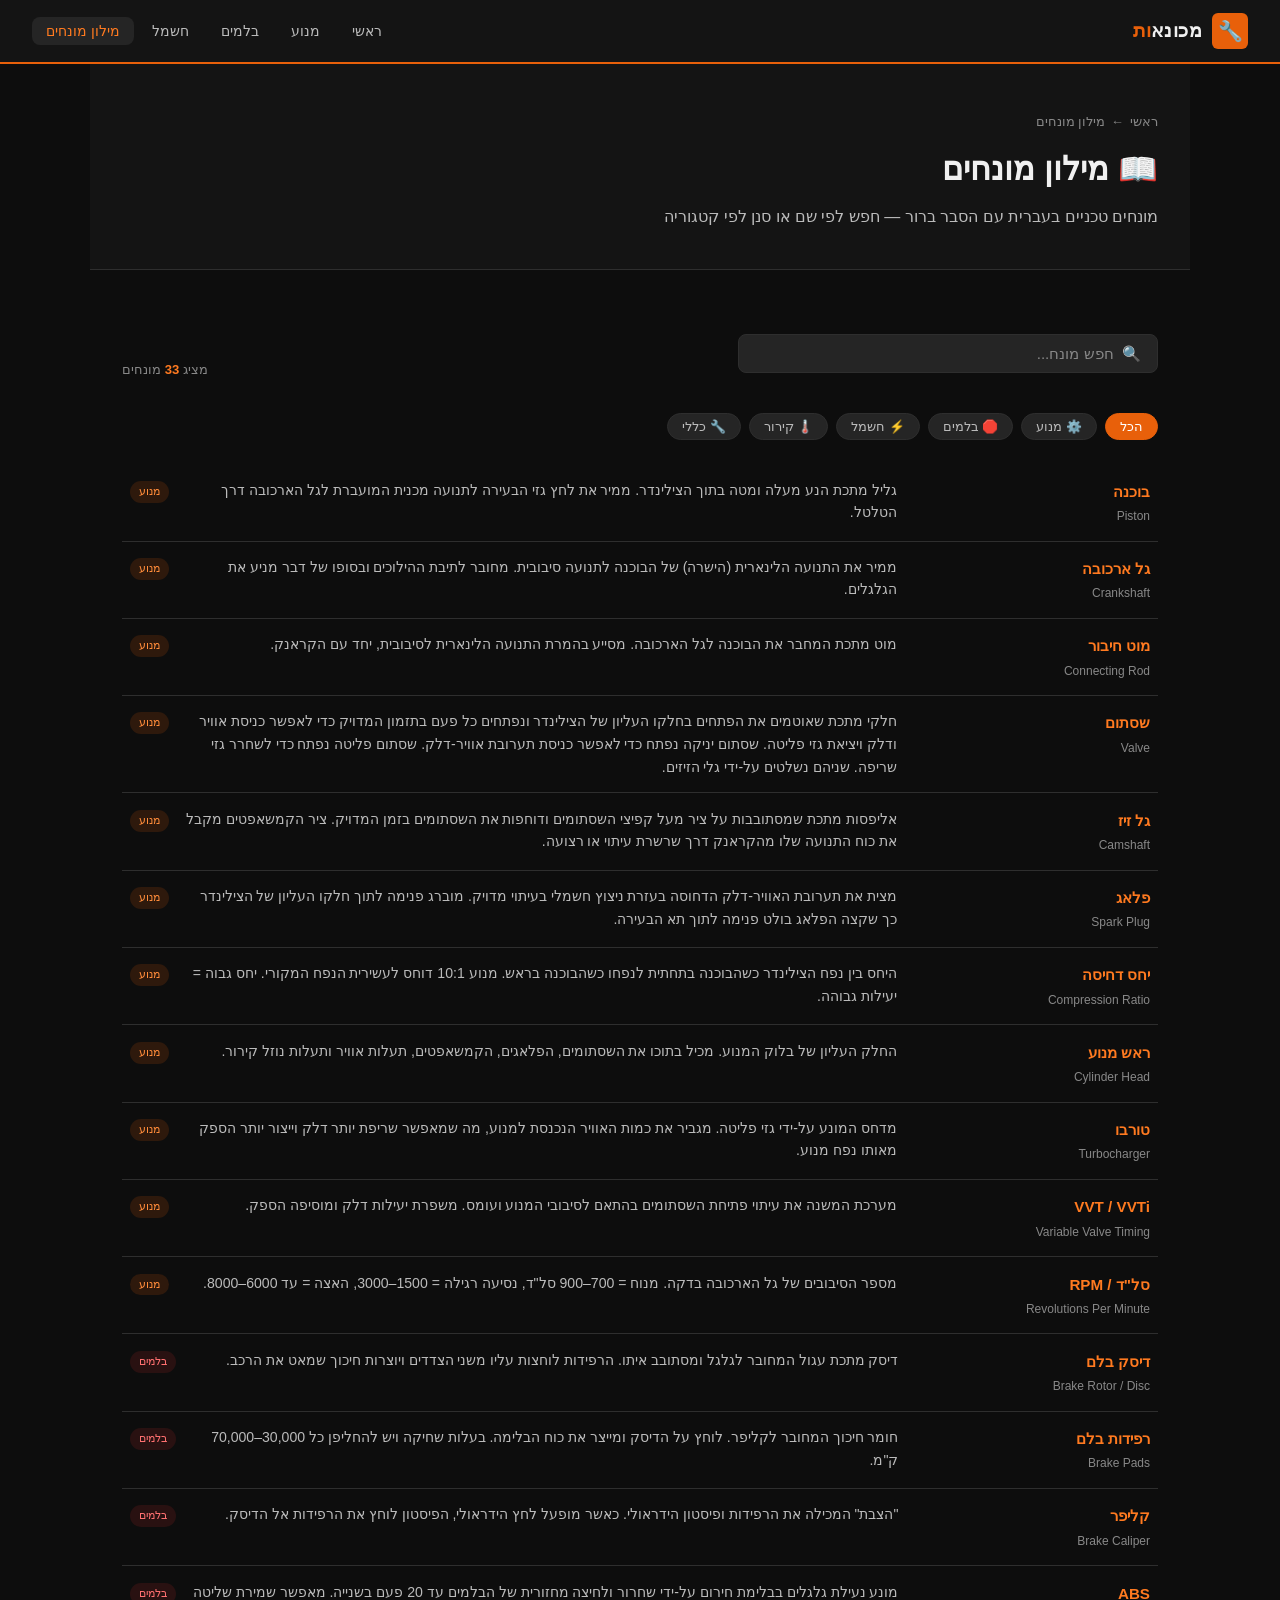
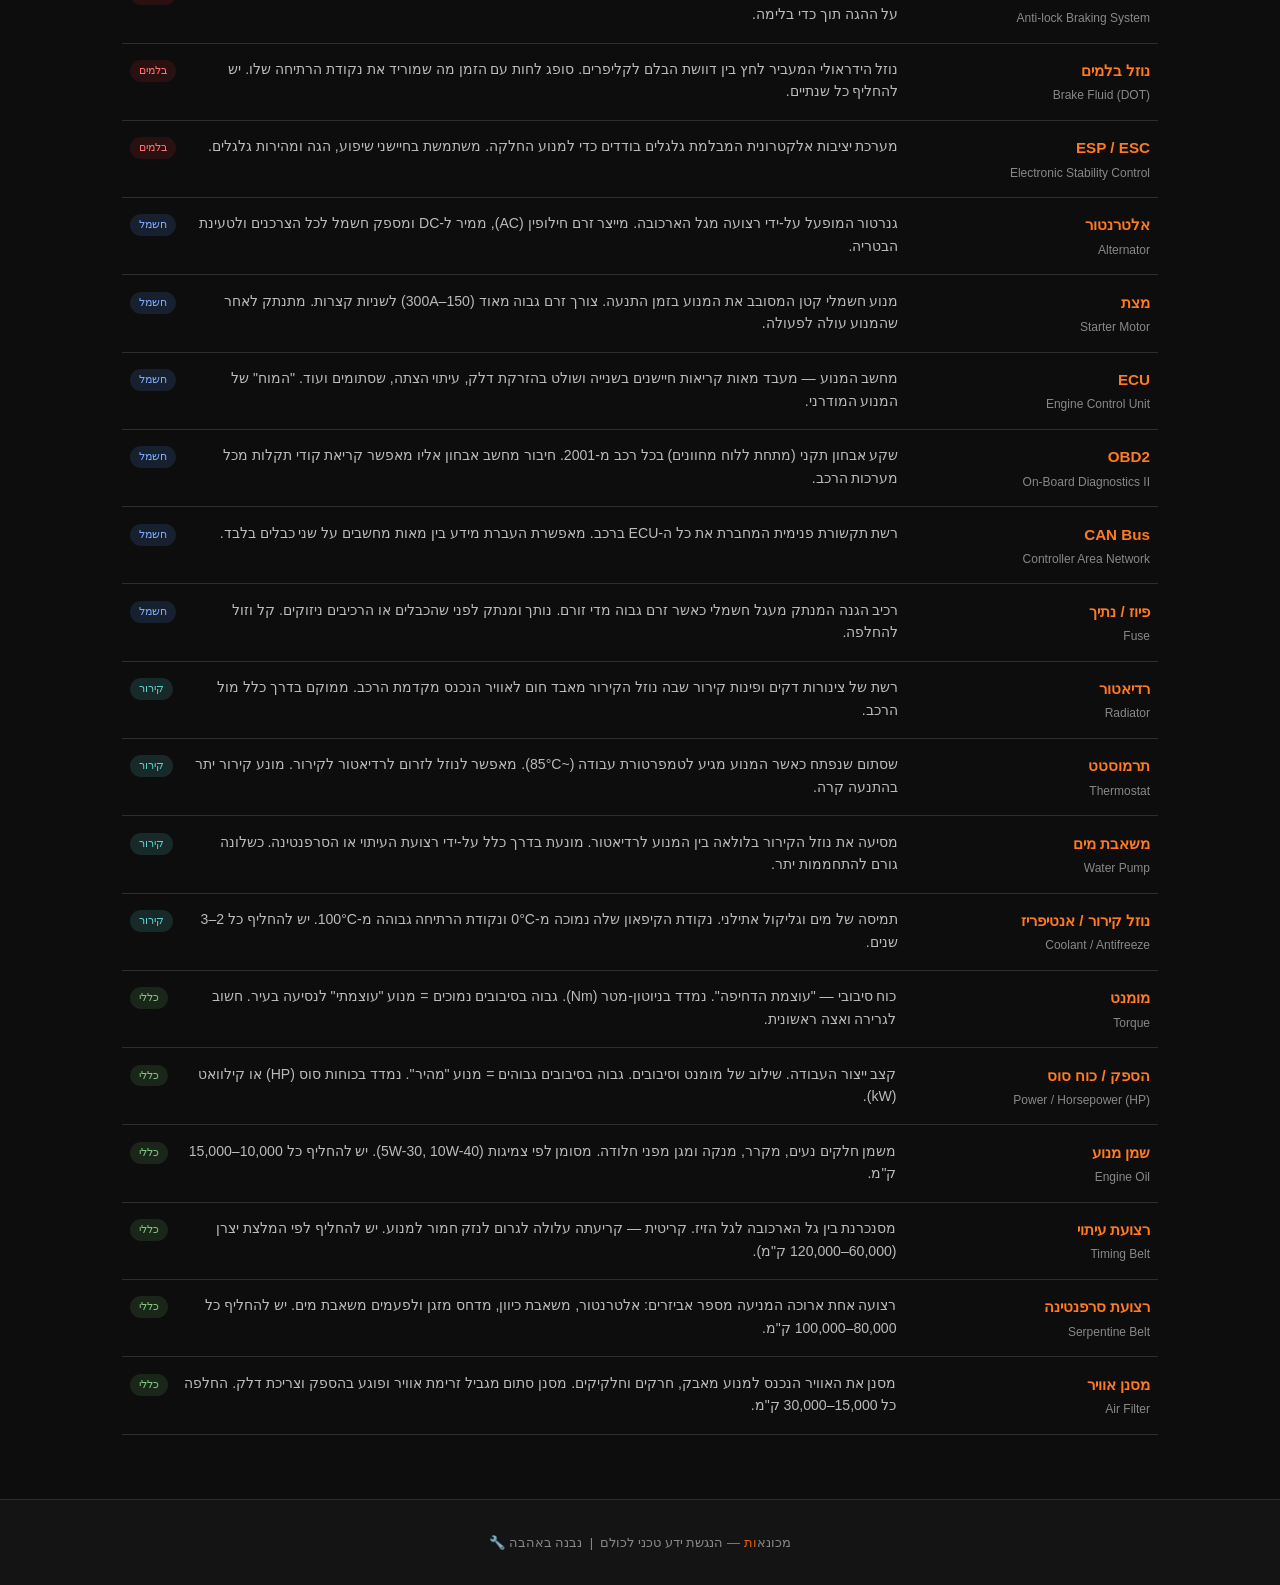
<file: pages/glossary.html>
<!DOCTYPE html>
<html lang="he" dir="rtl">
<head>
  <meta charset="UTF-8">
  <meta name="viewport" content="width=device-width, initial-scale=1.0">
  <title>מילון מונחים — מכונאות</title>
  <link rel="stylesheet" href="../css/style.css">
  <style>
    .glossary-header {
      display: flex;
      align-items: center;
      justify-content: space-between;
      flex-wrap: wrap;
      gap: 1rem;
      margin-bottom: 0.5rem;
    }
    .glossary-count {
      font-size: 0.82rem;
      color: var(--gray);
    }
    .glossary-count span { color: var(--orange-light); font-weight: 700; }

    .filter-row {
      display: flex;
      gap: 0.5rem;
      flex-wrap: wrap;
      margin-bottom: 1.5rem;
    }
    .filter-btn {
      background: var(--dark3);
      border: 1px solid var(--dark4);
      color: var(--gray-light);
      font-size: 0.8rem;
      padding: 5px 14px;
      border-radius: 20px;
      cursor: pointer;
      transition: all 0.15s ease;
      font-family: inherit;
    }
    .filter-btn:hover,
    .filter-btn.active {
      background: var(--orange);
      border-color: var(--orange);
      color: #fff;
    }

    .glossary-list { display: flex; flex-direction: column; }
    .glossary-item {
      padding: 0.9rem 0.5rem;
      border-bottom: 1px solid var(--dark4);
      display: grid;
      grid-template-columns: 1fr 3fr auto;
      gap: 1rem;
      align-items: start;
      transition: background 0.15s;
    }
    .glossary-item:hover { background: var(--dark2); border-radius: 6px; }
    .glossary-item[hidden] { display: none; }
    .glossary-term {
      font-weight: 700;
      color: var(--orange-light);
      font-size: 0.95rem;
      padding-top: 1px;
    }
    .glossary-en {
      font-size: 0.75rem;
      color: var(--gray);
      direction: ltr;
      text-align: right;
      margin-top: 3px;
    }
    .glossary-def {
      font-size: 0.88rem;
      color: var(--gray-light);
      line-height: 1.6;
    }
    .glossary-cat {
      font-size: 0.7rem;
      padding: 2px 9px;
      border-radius: 12px;
      white-space: nowrap;
      align-self: start;
      margin-top: 2px;
    }
    .cat-engine   { background: rgba(232,96,10,0.15);  color: #FF8C3A; }
    .cat-brakes   { background: rgba(200,40,40,0.15);  color: #FF7070; }
    .cat-electric { background: rgba(80,140,240,0.15); color: #80AAFF; }
    .cat-general  { background: rgba(100,180,100,0.15);color: #80C880; }
    .cat-cooling  { background: rgba(80,200,200,0.15); color: #60D0D0; }

    #no-results {
      display: none;
      text-align: center;
      padding: 3rem 0;
      color: var(--gray);
      font-size: 0.95rem;
    }

    @media (max-width: 580px) {
      .glossary-item { grid-template-columns: 1fr; }
      .glossary-cat { align-self: auto; }
    }
  </style>
</head>
<body>

  <header class="site-header">
    <a class="logo" href="../index.html">
      <div class="logo-icon">🔧</div>
      <div class="logo-text">מכונא<span>ות</span></div>
    </a>
    <nav>
      <ul class="site-nav">
        <li><a href="../index.html">ראשי</a></li>
        <li><a href="engine.html">מנוע</a></li>
        <li><a href="brakes.html">בלמים</a></li>
        <li><a href="electrical.html">חשמל</a></li>
        <li><a href="glossary.html" class="active">מילון מונחים</a></li>
      </ul>
    </nav>
  </header>

  <div class="page-hero">
    <div class="breadcrumb">
      <a href="../index.html">ראשי</a> ← <span>מילון מונחים</span>
    </div>
    <h1>📖 מילון מונחים</h1>
    <p>מונחים טכניים בעברית עם הסבר ברור — חפש לפי שם או סנן לפי קטגוריה</p>
  </div>

  <main>
    <div class="section">

      <div class="glossary-header">
        <input class="glossary-search" type="search" id="glossarySearch"
               placeholder="🔍  חפש מונח..." autocomplete="off">
        <div class="glossary-count">מציג <span id="visibleCount">0</span> מונחים</div>
      </div>

      <div class="filter-row">
        <button class="filter-btn active" data-cat="all">הכל</button>
        <button class="filter-btn" data-cat="engine">⚙️ מנוע</button>
        <button class="filter-btn" data-cat="brakes">🛑 בלמים</button>
        <button class="filter-btn" data-cat="electric">⚡ חשמל</button>
        <button class="filter-btn" data-cat="cooling">🌡️ קירור</button>
        <button class="filter-btn" data-cat="general">🔧 כללי</button>
      </div>

      <div class="glossary-list" id="glossaryList">

        <!-- ── מנוע ── -->
        <div class="glossary-item" data-cat="engine" data-term="בוכנה">
          <div><div class="glossary-term">בוכנה</div><div class="glossary-en">Piston</div></div>
          <div class="glossary-def">גליל מתכת הנע מעלה ומטה בתוך הצילינדר. ממיר את לחץ גזי הבעירה לתנועה מכנית המועברת לגל הארכובה דרך הטלטל.</div>
          <div class="glossary-cat cat-engine">מנוע</div>
        </div>

        <div class="glossary-item" data-cat="engine" data-term="גל ארכובה">
          <div><div class="glossary-term">גל ארכובה</div><div class="glossary-en">Crankshaft</div></div>
          <div class="glossary-def">ממיר את התנועה הלינארית (הישרה) של הבוכנה לתנועה סיבובית. מחובר לתיבת ההילוכים ובסופו של דבר מניע את הגלגלים.</div>
          <div class="glossary-cat cat-engine">מנוע</div>
        </div>

        <div class="glossary-item" data-cat="engine" data-term="מוט חיבור">
          <div><div class="glossary-term">מוט חיבור</div><div class="glossary-en">Connecting Rod</div></div>
          <div class="glossary-def">מוט מתכת המחבר את הבוכנה לגל הארכובה. מסייע בהמרת התנועה הלינארית לסיבובית, יחד עם הקראנק.</div>
          <div class="glossary-cat cat-engine">מנוע</div>
        </div>

        <div class="glossary-item" data-cat="engine" data-term="שסתום">
          <div><div class="glossary-term">שסתום</div><div class="glossary-en">Valve</div></div>
          <div class="glossary-def">חלקי מתכת שאוטמים את הפתחים בחלקו העליון של הצילינדר ונפתחים כל פעם בתזמון המדויק כדי לאפשר כניסת אוויר ודלק ויציאת גזי פליטה.
שסתום יניקה נפתח כדי לאפשר כניסת תערובת אוויר-דלק. שסתום פליטה נפתח כדי לשחרר גזי שריפה. שניהם נשלטים על-ידי גלי הזיזים.</div>
          <div class="glossary-cat cat-engine">מנוע</div>
        </div>

        <div class="glossary-item" data-cat="engine" data-term="גל זיז">
          <div><div class="glossary-term">גל זיז</div><div class="glossary-en">Camshaft</div></div>
          <div class="glossary-def">אליפסות מתכת שמסתובבות על ציר מעל קפיצי השסתומים ודוחפות את השסתומים בזמן המדויק. 
ציר הקמשאפטים מקבל את כוח התנועה שלו מהקראנק דרך שרשרת עיתוי או רצועה.</div>
          <div class="glossary-cat cat-engine">מנוע</div>
        </div>

        <div class="glossary-item" data-cat="engine" data-term="נר הצתה">
          <div><div class="glossary-term">פלאג</div><div class="glossary-en">Spark Plug</div></div>
          <div class="glossary-def">מצית את תערובת האוויר-דלק הדחוסה בעזרת ניצוץ חשמלי בעיתוי מדויק. 
מוברג פנימה לתוך חלקו העליון של הצילינדר כך שקצה הפלאג בולט פנימה לתוך תא הבעירה. </div>
          <div class="glossary-cat cat-engine">מנוע</div>
        </div>

        <div class="glossary-item" data-cat="engine" data-term="יחס דחיסה">
          <div><div class="glossary-term">יחס דחיסה</div><div class="glossary-en">Compression Ratio</div></div>
          <div class="glossary-def">היחס בין נפח הצילינדר כשהבוכנה בתחתית לנפחו כשהבוכנה בראש. מנוע 10:1 דוחס לעשירית הנפח המקורי. יחס גבוה = יעילות גבוהה.</div>
          <div class="glossary-cat cat-engine">מנוע</div>
        </div>

        <div class="glossary-item" data-cat="engine" data-term="ראש מנוע">
          <div><div class="glossary-term">ראש מנוע</div><div class="glossary-en">Cylinder Head</div></div>
          <div class="glossary-def">החלק העליון של בלוק המנוע. מכיל  בתוכו את השסתומים, הפלאגים, הקמשאפטים, תעלות אוויר ותעלות נוזל קירור.</div>
          <div class="glossary-cat cat-engine">מנוע</div>
        </div>

        <div class="glossary-item" data-cat="engine" data-term="טורבו">
          <div><div class="glossary-term">טורבו</div><div class="glossary-en">Turbocharger</div></div>
          <div class="glossary-def">מדחס המונע על-ידי גזי פליטה. מגביר את כמות האוויר הנכנסת למנוע, מה שמאפשר שריפת יותר דלק וייצור יותר הספק מאותו נפח מנוע.</div>
          <div class="glossary-cat cat-engine">מנוע</div>
        </div>

        <div class="glossary-item" data-cat="engine" data-term="VVT">
          <div><div class="glossary-term">VVT / VVTi</div><div class="glossary-en">Variable Valve Timing</div></div>
          <div class="glossary-def">מערכת המשנה את עיתוי פתיחת השסתומים בהתאם לסיבובי המנוע ועומס. משפרת יעילות דלק ומוסיפה הספק.</div>
          <div class="glossary-cat cat-engine">מנוע</div>
        </div>

        <div class="glossary-item" data-cat="engine" data-term="סל''ד">
          <div><div class="glossary-term">סל"ד / RPM</div><div class="glossary-en">Revolutions Per Minute</div></div>
          <div class="glossary-def">מספר הסיבובים של גל הארכובה בדקה. מנוח = 700–900 סל"ד, נסיעה רגילה = 1500–3000, האצה = עד 6000–8000.</div>
          <div class="glossary-cat cat-engine">מנוע</div>
        </div>

        <!-- ── בלמים ── -->
        <div class="glossary-item" data-cat="brakes" data-term="דיסק בלם">
          <div><div class="glossary-term">דיסק בלם</div><div class="glossary-en">Brake Rotor / Disc</div></div>
          <div class="glossary-def">דיסק מתכת עגול המחובר לגלגל ומסתובב איתו. הרפידות לוחצות עליו משני הצדדים ויוצרות חיכוך שמאט את הרכב.</div>
          <div class="glossary-cat cat-brakes">בלמים</div>
        </div>

        <div class="glossary-item" data-cat="brakes" data-term="רפידות בלם">
          <div><div class="glossary-term">רפידות בלם</div><div class="glossary-en">Brake Pads</div></div>
          <div class="glossary-def">חומר חיכוך המחובר לקליפר. לוחץ על הדיסק ומייצר את כוח הבלימה. בעלות שחיקה ויש להחליפן כל 30,000–70,000 ק"מ.</div>
          <div class="glossary-cat cat-brakes">בלמים</div>
        </div>

        <div class="glossary-item" data-cat="brakes" data-term="קליפר">
          <div><div class="glossary-term">קליפר</div><div class="glossary-en">Brake Caliper</div></div>
          <div class="glossary-def">"הצבת" המכילה את הרפידות ופיסטון הידראולי. כאשר מופעל לחץ הידראולי, הפיסטון לוחץ את הרפידות אל הדיסק.</div>
          <div class="glossary-cat cat-brakes">בלמים</div>
        </div>

        <div class="glossary-item" data-cat="brakes" data-term="ABS">
          <div><div class="glossary-term">ABS</div><div class="glossary-en">Anti-lock Braking System</div></div>
          <div class="glossary-def">מונע נעילת גלגלים בבלימת חירום על-ידי שחרור ולחיצה מחזורית של הבלמים עד 20 פעם בשנייה. מאפשר שמירת שליטה על ההגה תוך כדי בלימה.</div>
          <div class="glossary-cat cat-brakes">בלמים</div>
        </div>

        <div class="glossary-item" data-cat="brakes" data-term="נוזל בלמים">
          <div><div class="glossary-term">נוזל בלמים</div><div class="glossary-en">Brake Fluid (DOT)</div></div>
          <div class="glossary-def">נוזל הידראולי המעביר לחץ בין דוושת הבלם לקליפרים. סופג לחות עם הזמן מה שמוריד את נקודת הרתיחה שלו. יש להחליף כל שנתיים.</div>
          <div class="glossary-cat cat-brakes">בלמים</div>
        </div>

        <div class="glossary-item" data-cat="brakes" data-term="ESP">
          <div><div class="glossary-term">ESP / ESC</div><div class="glossary-en">Electronic Stability Control</div></div>
          <div class="glossary-def">מערכת יציבות אלקטרונית המבלמת גלגלים בודדים כדי למנוע החלקה. משתמשת בחיישני שיפוע, הגה ומהירות גלגלים.</div>
          <div class="glossary-cat cat-brakes">בלמים</div>
        </div>

        <!-- ── חשמל ── -->
        <div class="glossary-item" data-cat="electric" data-term="אלטרנטור">
          <div><div class="glossary-term">אלטרנטור</div><div class="glossary-en">Alternator</div></div>
          <div class="glossary-def">גנרטור המופעל על-ידי רצועה מגל הארכובה. מייצר זרם חילופין (AC), ממיר ל-DC ומספק חשמל לכל הצרכנים ולטעינת הבטריה.</div>
          <div class="glossary-cat cat-electric">חשמל</div>
        </div>

        <div class="glossary-item" data-cat="electric" data-term="מצת">
          <div><div class="glossary-term">מצת</div><div class="glossary-en">Starter Motor</div></div>
          <div class="glossary-def">מנוע חשמלי קטן המסובב את המנוע בזמן התנעה. צורך זרם גבוה מאוד (150–300A) לשניות קצרות. מתנתק לאחר שהמנוע עולה לפעולה.</div>
          <div class="glossary-cat cat-electric">חשמל</div>
        </div>

        <div class="glossary-item" data-cat="electric" data-term="ECU">
          <div><div class="glossary-term">ECU</div><div class="glossary-en">Engine Control Unit</div></div>
          <div class="glossary-def">מחשב המנוע — מעבד מאות קריאות חיישנים בשנייה ושולט בהזרקת דלק, עיתוי הצתה, שסתומים ועוד. "המוח" של המנוע המודרני.</div>
          <div class="glossary-cat cat-electric">חשמל</div>
        </div>

        <div class="glossary-item" data-cat="electric" data-term="OBD2">
          <div><div class="glossary-term">OBD2</div><div class="glossary-en">On-Board Diagnostics II</div></div>
          <div class="glossary-def">שקע אבחון תקני (מתחת ללוח מחוונים) בכל רכב מ-2001. חיבור מחשב אבחון אליו מאפשר קריאת קודי תקלות מכל מערכות הרכב.</div>
          <div class="glossary-cat cat-electric">חשמל</div>
        </div>

        <div class="glossary-item" data-cat="electric" data-term="CAN Bus">
          <div><div class="glossary-term">CAN Bus</div><div class="glossary-en">Controller Area Network</div></div>
          <div class="glossary-def">רשת תקשורת פנימית המחברת את כל ה-ECU ברכב. מאפשרת העברת מידע בין מאות מחשבים על שני כבלים בלבד.</div>
          <div class="glossary-cat cat-electric">חשמל</div>
        </div>

        <div class="glossary-item" data-cat="electric" data-term="פיוז">
          <div><div class="glossary-term">פיוז / נתיך</div><div class="glossary-en">Fuse</div></div>
          <div class="glossary-def">רכיב הגנה המנתק מעגל חשמלי כאשר זרם גבוה מדי זורם. נותך ומנתק לפני שהכבלים או הרכיבים ניזוקים. קל וזול להחלפה.</div>
          <div class="glossary-cat cat-electric">חשמל</div>
        </div>

        <!-- ── קירור ── -->
        <div class="glossary-item" data-cat="cooling" data-term="רדיאטור">
          <div><div class="glossary-term">רדיאטור</div><div class="glossary-en">Radiator</div></div>
          <div class="glossary-def">רשת של צינורות דקים ופינות קירור שבה נוזל הקירור מאבד חום לאוויר הנכנס מקדמת הרכב. ממוקם בדרך כלל מול הרכב.</div>
          <div class="glossary-cat cat-cooling">קירור</div>
        </div>

        <div class="glossary-item" data-cat="cooling" data-term="תרמוסטט">
          <div><div class="glossary-term">תרמוסטט</div><div class="glossary-en">Thermostat</div></div>
          <div class="glossary-def">שסתום שנפתח כאשר המנוע מגיע לטמפרטורת עבודה (~85°C). מאפשר לנוזל לזרום לרדיאטור לקירור. מונע קירור יתר בהתנעה קרה.</div>
          <div class="glossary-cat cat-cooling">קירור</div>
        </div>

        <div class="glossary-item" data-cat="cooling" data-term="משאבת מים">
          <div><div class="glossary-term">משאבת מים</div><div class="glossary-en">Water Pump</div></div>
          <div class="glossary-def">מסיעה את נוזל הקירור בלולאה בין המנוע לרדיאטור. מונעת בדרך כלל על-ידי רצועת העיתוי או הסרפנטינה. כשלונה גורם להתחממות יתר.</div>
          <div class="glossary-cat cat-cooling">קירור</div>
        </div>

        <div class="glossary-item" data-cat="cooling" data-term="נוזל קירור">
          <div><div class="glossary-term">נוזל קירור / אנטיפריז</div><div class="glossary-en">Coolant / Antifreeze</div></div>
          <div class="glossary-def">תמיסה של מים וגליקול אתילני. נקודת הקיפאון שלה נמוכה מ-0°C ונקודת הרתיחה גבוהה מ-100°C. יש להחליף כל 2–3 שנים.</div>
          <div class="glossary-cat cat-cooling">קירור</div>
        </div>

        <!-- ── כללי ── -->
        <div class="glossary-item" data-cat="general" data-term="מומנט">
          <div><div class="glossary-term">מומנט</div><div class="glossary-en">Torque</div></div>
          <div class="glossary-def">כוח סיבובי — "עוצמת הדחיפה". נמדד בניוטון-מטר (Nm). גבוה בסיבובים נמוכים = מנוע "עוצמתי" לנסיעה בעיר. חשוב לגרירה ואצה ראשונית.</div>
          <div class="glossary-cat cat-general">כללי</div>
        </div>

        <div class="glossary-item" data-cat="general" data-term="הספק">
          <div><div class="glossary-term">הספק / כוח סוס</div><div class="glossary-en">Power / Horsepower (HP)</div></div>
          <div class="glossary-def">קצב ייצור העבודה. שילוב של מומנט וסיבובים. גבוה בסיבובים גבוהים = מנוע "מהיר". נמדד בכוחות סוס (HP) או קילוואט (kW).</div>
          <div class="glossary-cat cat-general">כללי</div>
        </div>

        <div class="glossary-item" data-cat="general" data-term="שמן מנוע">
          <div><div class="glossary-term">שמן מנוע</div><div class="glossary-en">Engine Oil</div></div>
          <div class="glossary-def">משמן חלקים נעים, מקרר, מנקה ומגן מפני חלודה. מסומן לפי צמיגות (5W-30, 10W-40). יש להחליף כל 10,000–15,000 ק"מ.</div>
          <div class="glossary-cat cat-general">כללי</div>
        </div>

        <div class="glossary-item" data-cat="general" data-term="רצועת עיתוי">
          <div><div class="glossary-term">רצועת עיתוי</div><div class="glossary-en">Timing Belt</div></div>
          <div class="glossary-def">מסנכרנת בין גל הארכובה לגל הזיז. קריטית — קריעתה עלולה לגרום לנזק חמור למנוע. יש להחליף לפי המלצת יצרן (60,000–120,000 ק"מ).</div>
          <div class="glossary-cat cat-general">כללי</div>
        </div>

        <div class="glossary-item" data-cat="general" data-term="סרפנטינה">
          <div><div class="glossary-term">רצועת סרפנטינה</div><div class="glossary-en">Serpentine Belt</div></div>
          <div class="glossary-def">רצועה אחת ארוכה המניעה מספר אביזרים: אלטרנטור, משאבת כיוון, מדחס מזגן ולפעמים משאבת מים. יש להחליף כל 80,000–100,000 ק"מ.</div>
          <div class="glossary-cat cat-general">כללי</div>
        </div>

        <div class="glossary-item" data-cat="general" data-term="מסנן אוויר">
          <div><div class="glossary-term">מסנן אוויר</div><div class="glossary-en">Air Filter</div></div>
          <div class="glossary-def">מסנן את האוויר הנכנס למנוע מאבק, חרקים וחלקיקים. מסנן סתום מגביל זרימת אוויר ופוגע בהספק וצריכת דלק. החלפה כל 15,000–30,000 ק"מ.</div>
          <div class="glossary-cat cat-general">כללי</div>
        </div>

      </div>

      <div id="no-results">לא נמצאו מונחים התואמים לחיפוש 🔍</div>

    </div>
  </main>

  <footer class="site-footer">
    <p>מכונא<span>ות</span> — הנגשת ידע טכני לכולם &nbsp;|&nbsp; נבנה באהבה 🔧</p>
  </footer>

  <script src="../js/main.js"></script>
  <script>
    const searchInput = document.getElementById('glossarySearch');
    const items = document.querySelectorAll('.glossary-item');
    const countEl = document.getElementById('visibleCount');
    const noResults = document.getElementById('no-results');
    const filterBtns = document.querySelectorAll('.filter-btn');
    let activeCat = 'all';

    function updateCount() {
      const visible = [...items].filter(i => !i.hidden).length;
      countEl.textContent = visible;
      noResults.style.display = visible === 0 ? 'block' : 'none';
    }

    function applyFilters() {
      const query = searchInput.value.trim().toLowerCase();
      items.forEach(item => {
        const matchCat = activeCat === 'all' || item.dataset.cat === activeCat;
        const matchSearch = !query ||
          item.dataset.term.toLowerCase().includes(query) ||
          item.querySelector('.glossary-def').textContent.toLowerCase().includes(query) ||
          item.querySelector('.glossary-en').textContent.toLowerCase().includes(query);
        item.hidden = !(matchCat && matchSearch);
      });
      updateCount();
    }

    searchInput.addEventListener('input', applyFilters);

    filterBtns.forEach(btn => {
      btn.addEventListener('click', function () {
        filterBtns.forEach(b => b.classList.remove('active'));
        this.classList.add('active');
        activeCat = this.dataset.cat;
        applyFilters();
      });
    });

    // Init count
    applyFilters();
  </script>
</body>
</html>
</file>
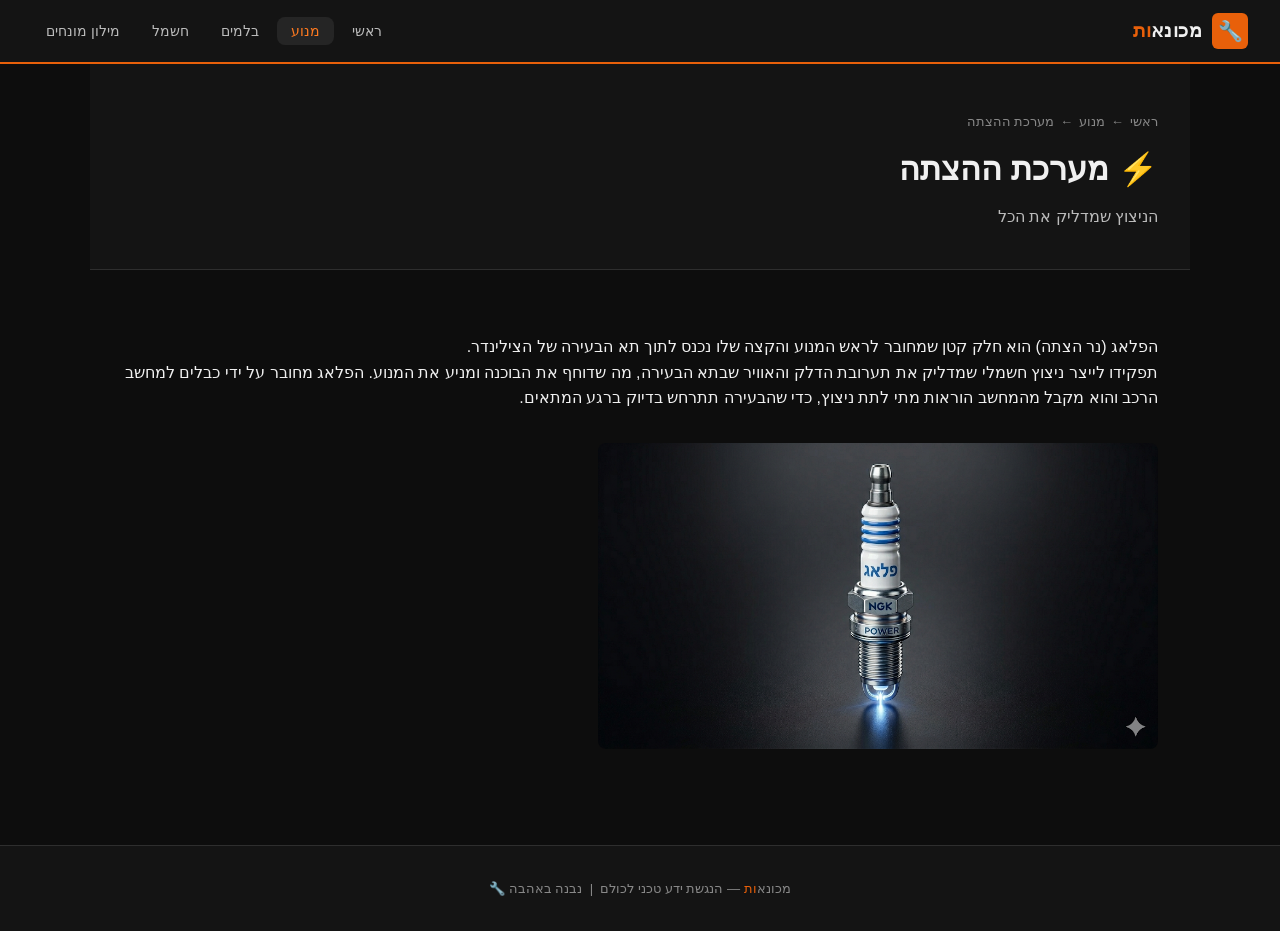
<file: pages/ignition.html>
<!DOCTYPE html>
<html lang="he" dir="rtl">
<head>
  <meta charset="UTF-8">
  <meta name="viewport" content="width=device-width, initial-scale=1.0">
  <title>מערכת ההצתה — מכונאות</title>
  <link rel="stylesheet" href="../css/style.css">
</head>
<body>

  <header class="site-header">
    <a class="logo" href="../index.html">
      <div class="logo-icon">🔧</div>
      <div class="logo-text">מכונא<span>ות</span></div>
    </a>
    <nav>
      <ul class="site-nav">
        <li><a href="../index.html">ראשי</a></li>
        <li><a href="engine.html" class="active">מנוע</a></li>
        <li><a href="brakes.html">בלמים</a></li>
        <li><a href="electrical.html">חשמל</a></li>
        <li><a href="glossary.html">מילון מונחים</a></li>
      </ul>
    </nav>
  </header>

  <div class="page-hero">
    <div class="breadcrumb">
      <a href="../index.html">ראשי</a> ← <a href="engine.html">מנוע</a> ← <span>מערכת ההצתה</span>
    </div>
    <h1>⚡ מערכת ההצתה</h1>
    <p>הניצוץ שמדליק את הכל</p>
  </div>

  <main>
    <div class="section">
      <div class="article-content">
        <p>הפלאג (נר הצתה) הוא חלק קטן שמחובר לראש המנוע והקצה שלו נכנס לתוך תא הבעירה של הצילינדר.</p>
        <p>תפקידו לייצר ניצוץ חשמלי שמדליק את תערובת הדלק והאוויר שבתא הבעירה, מה שדוחף את הבוכנה ומניע את המנוע. הפלאג מחובר על ידי כבלים למחשב הרכב והוא מקבל מהמחשב הוראות מתי לתת ניצוץ, כדי שהבעירה תתרחש בדיוק ברגע המתאים.</p>
      </div>
      <div style="text-align:center; margin: 2rem 0;">
        <img src="../images/spark-plug.png" alt="פלאג NGK" style="max-width:100%; width:560px; border-radius:8px;">
      </div>
    </div>
  </main>

  <footer class="site-footer">
    <p>מכונא<span>ות</span> — הנגשת ידע טכני לכולם &nbsp;|&nbsp; נבנה באהבה 🔧</p>
  </footer>

  <script src="../js/main.js"></script>
</body>
</html>
</file>
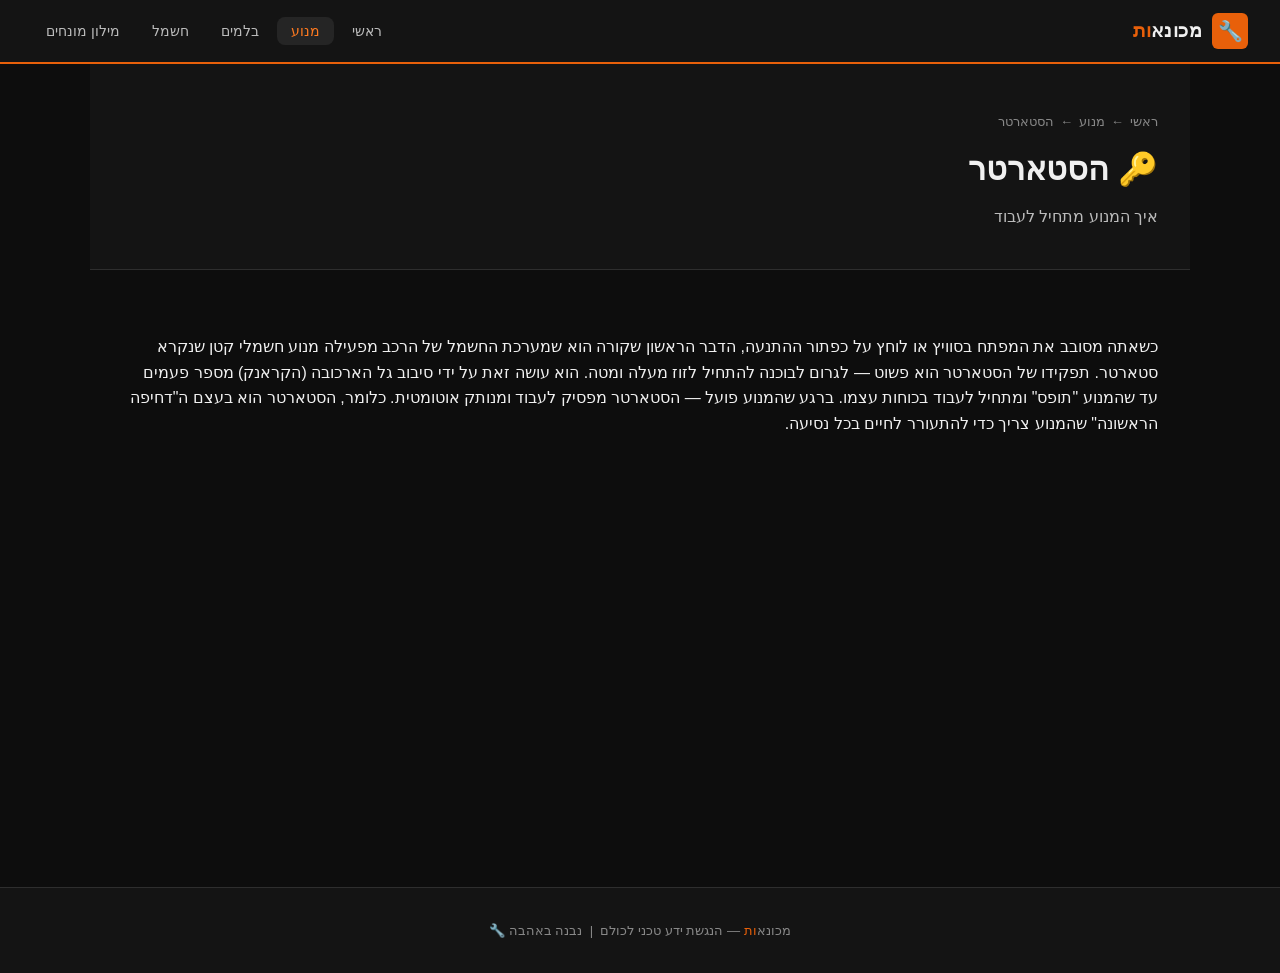
<file: pages/starter.html>
<!DOCTYPE html>
<html lang="he" dir="rtl">
<head>
  <meta charset="UTF-8">
  <meta name="viewport" content="width=device-width, initial-scale=1.0">
  <title>הסטארטר — מכונאות</title>
  <link rel="stylesheet" href="../css/style.css">
</head>
<body>

  <header class="site-header">
    <a class="logo" href="../index.html">
      <div class="logo-icon">🔧</div>
      <div class="logo-text">מכונא<span>ות</span></div>
    </a>
    <nav>
      <ul class="site-nav">
        <li><a href="../index.html">ראשי</a></li>
        <li><a href="engine.html" class="active">מנוע</a></li>
        <li><a href="brakes.html">בלמים</a></li>
        <li><a href="electrical.html">חשמל</a></li>
        <li><a href="glossary.html">מילון מונחים</a></li>
      </ul>
    </nav>
  </header>

  <div class="page-hero">
    <div class="breadcrumb">
      <a href="../index.html">ראשי</a> ← <a href="engine.html">מנוע</a> ← <span>הסטארטר</span>
    </div>
    <h1>🔑 הסטארטר</h1>
    <p>איך המנוע מתחיל לעבוד</p>
  </div>

  <main>
    <div class="section">
      <div class="article-content">
        <p>כשאתה מסובב את המפתח בסוויץ או לוחץ על כפתור ההתנעה, הדבר הראשון שקורה הוא שמערכת החשמל של הרכב מפעילה מנוע חשמלי קטן שנקרא סטארטר. תפקידו של הסטארטר הוא פשוט — לגרום לבוכנה להתחיל לזוז מעלה ומטה. הוא עושה זאת על ידי סיבוב גל הארכובה (הקראנק) מספר פעמים עד שהמנוע "תופס" ומתחיל לעבוד בכוחות עצמו. ברגע שהמנוע פועל — הסטארטר מפסיק לעבוד ומנותק אוטומטית. כלומר, הסטארטר הוא בעצם ה"דחיפה הראשונה" שהמנוע צריך כדי להתעורר לחיים בכל נסיעה.</p>
      </div>
      <div style="text-align:center; margin: 2rem 0;">
        <iframe width="560" height="315" src="https://www.youtube.com/embed/kFsl5r34lCI?si=4BIZqflpPLNvisX-" title="YouTube video player" frameborder="0" allow="accelerometer; autoplay; clipboard-write; encrypted-media; gyroscope; picture-in-picture; web-share" referrerpolicy="strict-origin-when-cross-origin" allowfullscreen></iframe>
      </div>
    </div>
  </main>

  <footer class="site-footer">
    <p>מכונא<span>ות</span> — הנגשת ידע טכני לכולם &nbsp;|&nbsp; נבנה באהבה 🔧</p>
  </footer>

  <script src="../js/main.js"></script>
</body>
</html>
</file>
<file: css/style.css>
/* ── Reset & Base ── */
*, *::before, *::after { box-sizing: border-box; margin: 0; padding: 0; }

:root {
  --orange:       #E8600A;
  --orange-light: #FF7A20;
  --orange-dim:   #C04E05;
  --black:        #0D0D0D;
  --dark1:        #141414;
  --dark2:        #1C1C1C;
  --dark3:        #252525;
  --dark4:        #2E2E2E;
  --gray:         #888;
  --gray-light:   #BBBBBB;
  --white:        #F0F0F0;
  --radius:       8px;
  --transition:   0.2s ease;
}

html { font-size: 16px; scroll-behavior: smooth; }

body {
  background: var(--black);
  color: var(--white);
  font-family: 'Segoe UI', 'Arial Hebrew', Arial, sans-serif;
  direction: rtl;
  line-height: 1.6;
  min-height: 100vh;
}

a { color: var(--orange-light); text-decoration: none; transition: color var(--transition); }
a:hover { color: var(--orange); }

img { max-width: 100%; display: block; }

/* ── Scrollbar ── */
::-webkit-scrollbar { width: 8px; }
::-webkit-scrollbar-track { background: var(--dark2); }
::-webkit-scrollbar-thumb { background: var(--dark4); border-radius: 4px; }
::-webkit-scrollbar-thumb:hover { background: var(--orange-dim); }

/* ── Header / Nav ── */
.site-header {
  position: sticky;
  top: 0;
  z-index: 100;
  background: var(--dark1);
  border-bottom: 2px solid var(--orange);
  display: flex;
  align-items: center;
  justify-content: space-between;
  padding: 0 2rem;
  height: 64px;
  gap: 1rem;
}

.logo {
  display: flex;
  align-items: center;
  gap: 10px;
  text-decoration: none;
}
.logo-icon {
  width: 36px;
  height: 36px;
  background: var(--orange);
  border-radius: 6px;
  display: flex;
  align-items: center;
  justify-content: center;
  font-size: 20px;
  flex-shrink: 0;
}
.logo-text {
  font-size: 1.2rem;
  font-weight: 700;
  color: var(--white);
  letter-spacing: 0.02em;
}
.logo-text span { color: var(--orange); }

.site-nav {
  display: flex;
  align-items: center;
  gap: 0.25rem;
  list-style: none;
}
.site-nav a {
  color: var(--gray-light);
  font-size: 0.9rem;
  padding: 6px 14px;
  border-radius: var(--radius);
  transition: background var(--transition), color var(--transition);
}
.site-nav a:hover,
.site-nav a.active {
  background: var(--dark3);
  color: var(--orange-light);
}

/* ── Hero ── */
.hero {
  background: linear-gradient(135deg, var(--dark1) 0%, var(--dark2) 60%, #1a0e00 100%);
  border-bottom: 1px solid var(--dark4);
  padding: 5rem 2rem 4rem;
  text-align: center;
  position: relative;
  overflow: hidden;
}
.hero::before {
  content: '';
  position: absolute;
  inset: 0;
  background: radial-gradient(ellipse 60% 50% at 50% 100%, rgba(232,96,10,0.12) 0%, transparent 70%);
  pointer-events: none;
}
.hero-label {
  display: inline-block;
  background: rgba(232,96,10,0.15);
  color: var(--orange-light);
  border: 1px solid rgba(232,96,10,0.35);
  font-size: 0.75rem;
  letter-spacing: 0.12em;
  padding: 4px 14px;
  border-radius: 20px;
  margin-bottom: 1.2rem;
  text-transform: uppercase;
}
.hero h1 {
  font-size: clamp(2rem, 5vw, 3.2rem);
  font-weight: 800;
  line-height: 1.2;
  margin-bottom: 1rem;
  color: var(--white);
}
.hero h1 span { color: var(--orange); }
.hero p {
  font-size: 1.1rem;
  color: var(--gray-light);
  max-width: 540px;
  margin: 0 auto 2rem;
}
.hero-cta {
  display: inline-flex;
  align-items: center;
  gap: 8px;
  background: var(--orange);
  color: #fff;
  font-weight: 700;
  font-size: 1rem;
  padding: 12px 28px;
  border-radius: var(--radius);
  transition: background var(--transition), transform var(--transition);
}
.hero-cta:hover { background: var(--orange-light); color: #fff; transform: translateY(-2px); }

/* ── Section ── */
.section { padding: 4rem 2rem; max-width: 1100px; margin: 0 auto; }
.section-title {
  font-size: 1.5rem;
  font-weight: 700;
  margin-bottom: 0.4rem;
  color: var(--white);
}
.section-title span { color: var(--orange); }
.section-sub {
  color: var(--gray);
  font-size: 0.9rem;
  margin-bottom: 2.5rem;
}
.divider {
  width: 48px;
  height: 3px;
  background: var(--orange);
  border-radius: 2px;
  margin: 0.6rem 0 2rem;
}

/* ── System Cards Grid ── */
.systems-grid {
  display: grid;
  grid-template-columns: repeat(auto-fill, minmax(240px, 1fr));
  gap: 1.25rem;
}

.system-card {
  background: var(--dark2);
  border: 1px solid var(--dark4);
  border-radius: var(--radius);
  padding: 1.5rem;
  display: flex;
  flex-direction: column;
  gap: 0.75rem;
  height: 220px;
  overflow: hidden;
  transition: border-color var(--transition), transform var(--transition), box-shadow var(--transition);
  cursor: pointer;
  text-decoration: none;
  color: inherit;
}
.system-card:hover {
  border-color: var(--orange);
  transform: translateY(-3px);
  box-shadow: 0 8px 24px rgba(232,96,10,0.18);
  color: inherit;
}
.system-card--glossary {
  background-image: url('../images/glossary.jpg');
  background-size: cover;
  background-position: center;
  position: relative;
}
.system-card--glossary::before {
  content: '';
  position: absolute;
  inset: 0;
  background: rgba(0,0,0,0.55);
  border-radius: var(--radius);
}
.system-card--glossary > * {
  position: relative;
  z-index: 1;
}
.system-card--exhaust {
  background-image: url('../images/exhaust.webp');
  background-size: cover;
  background-position: center;
  position: relative;
}
.system-card--exhaust::before {
  content: '';
  position: absolute;
  inset: 0;
  background: rgba(0,0,0,0.55);
  border-radius: var(--radius);
}
.system-card--exhaust > * {
  position: relative;
  z-index: 1;
}
.system-card--gearbox {
  background-image: url('../images/gearbox.avif');
  background-size: cover;
  background-position: center;
  position: relative;
}
.system-card--gearbox::before {
  content: '';
  position: absolute;
  inset: 0;
  background: rgba(0,0,0,0.55);
  border-radius: var(--radius);
}
.system-card--gearbox > * {
  position: relative;
  z-index: 1;
}
.system-card--fuel {
  background-image: url('../images/carburetor.jpg');
  background-size: cover;
  background-position: center;
  position: relative;
}
.system-card--fuel::before {
  content: '';
  position: absolute;
  inset: 0;
  background: rgba(0,0,0,0.55);
  border-radius: var(--radius);
}
.system-card--fuel > * {
  position: relative;
  z-index: 1;
}
.system-card--cooling {
  background-image: url('../images/radiator.png');
  background-size: cover;
  background-position: center;
  position: relative;
}
.system-card--cooling::before {
  content: '';
  position: absolute;
  inset: 0;
  background: rgba(0,0,0,0.55);
  border-radius: var(--radius);
}
.system-card--cooling > * {
  position: relative;
  z-index: 1;
}
.system-card--electrical {
  background-image: url('../images/electrical.jpg');
  background-size: cover;
  background-position: center;
  position: relative;
}
.system-card--electrical::before {
  content: '';
  position: absolute;
  inset: 0;
  background: rgba(0,0,0,0.55);
  border-radius: var(--radius);
}
.system-card--electrical > * {
  position: relative;
  z-index: 1;
}
.system-card--brakes {
  background-image: url('../images/brakes.webp');
  background-size: cover;
  background-position: center;
  position: relative;
}
.system-card--brakes::before {
  content: '';
  position: absolute;
  inset: 0;
  background: rgba(0,0,0,0.55);
  border-radius: var(--radius);
}
.system-card--brakes > * {
  position: relative;
  z-index: 1;
}
.system-card--fuel-engine {
  background-image: url('../images/fuel-engine.jpg');
  background-size: cover;
  background-position: center;
  position: relative;
}
.system-card--fuel-engine::before {
  content: '';
  position: absolute;
  inset: 0;
  background: rgba(0,0,0,0.55);
  border-radius: var(--radius);
}
.system-card--fuel-engine > * {
  position: relative;
  z-index: 1;
}
.system-card--ignition {
  background-image: url('../images/ignition.jpg');
  background-size: cover;
  background-position: center;
  position: relative;
}
.system-card--ignition::before {
  content: '';
  position: absolute;
  inset: 0;
  background: rgba(0,0,0,0.55);
  border-radius: var(--radius);
}
.system-card--ignition > * {
  position: relative;
  z-index: 1;
}
.system-card--timing {
  background-image: url('../images/timing-system.webp');
  background-size: cover;
  background-position: center;
  position: relative;
}
.system-card--timing::before {
  content: '';
  position: absolute;
  inset: 0;
  background: rgba(0,0,0,0.55);
  border-radius: var(--radius);
}
.system-card--timing > * {
  position: relative;
  z-index: 1;
}
.system-card--starter {
  background-image: url('../images/starter.jpg');
  background-size: cover;
  background-position: center;
  position: relative;
}
.system-card--starter::before {
  content: '';
  position: absolute;
  inset: 0;
  background: rgba(0,0,0,0.55);
  border-radius: var(--radius);
}
.system-card--starter > * {
  position: relative;
  z-index: 1;
}
.system-card--engine {
  background-image: url('../images/engine-venom.png');
  background-size: cover;
  background-position: center;
  position: relative;
}
.system-card--engine::before {
  content: '';
  position: absolute;
  inset: 0;
  background: rgba(0,0,0,0.55);
  border-radius: var(--radius);
}
.system-card--engine > * {
  position: relative;
  z-index: 1;
}
.card-icon {
  width: 48px;
  height: 48px;
  background: rgba(232,96,10,0.12);
  border: 1px solid rgba(232,96,10,0.25);
  border-radius: var(--radius);
  display: flex;
  align-items: center;
  justify-content: center;
  font-size: 1.6rem;
}
.card-title {
  font-size: 1.05rem;
  font-weight: 700;
  color: var(--white);
}
.card-desc {
  font-size: 0.85rem;
  color: var(--gray);
  line-height: 1.55;
  flex: 1;
}
.card-tag {
  display: inline-flex;
  align-items: center;
  gap: 5px;
  font-size: 0.72rem;
  color: var(--orange-light);
  background: rgba(232,96,10,0.1);
  border-radius: 4px;
  padding: 2px 8px;
  align-self: flex-start;
}

/* ── Feature row (why this site) ── */
.features-row {
  display: grid;
  grid-template-columns: repeat(auto-fill, minmax(200px, 1fr));
  gap: 1.5rem;
  border-top: 1px solid var(--dark4);
  padding-top: 3rem;
  margin-top: 1rem;
}
.feature-item { display: flex; flex-direction: column; gap: 0.5rem; }
.feature-icon { font-size: 1.8rem; }
.feature-title { font-weight: 700; font-size: 0.95rem; }
.feature-text { font-size: 0.82rem; color: var(--gray); }

/* ── Page header (inner pages) ── */
.page-hero {
  background: var(--dark1);
  border-bottom: 1px solid var(--dark4);
  padding: 3rem 2rem 2.5rem;
  max-width: 1100px;
  margin: 0 auto;
}
.page-hero .breadcrumb {
  font-size: 0.8rem;
  color: var(--gray);
  margin-bottom: 0.75rem;
  display: flex;
  gap: 6px;
  align-items: center;
}
.page-hero .breadcrumb a { color: var(--gray); }
.page-hero .breadcrumb a:hover { color: var(--orange-light); }
.page-hero h1 { font-size: 2rem; font-weight: 800; margin-bottom: 0.5rem; }
.page-hero p { color: var(--gray-light); max-width: 560px; }

/* ── Article card ── */
.articles-grid {
  display: grid;
  grid-template-columns: repeat(auto-fill, minmax(300px, 1fr));
  gap: 1.25rem;
}
.article-card {
  background: var(--dark2);
  border: 1px solid var(--dark4);
  border-radius: var(--radius);
  overflow: hidden;
  transition: border-color var(--transition), transform var(--transition);
  text-decoration: none;
  color: inherit;
  display: flex;
  flex-direction: column;
}
.article-card:hover { border-color: var(--orange); transform: translateY(-2px); color: inherit; }
.article-thumb {
  height: 140px;
  background: var(--dark3);
  display: flex;
  align-items: center;
  justify-content: center;
  font-size: 3rem;
  border-bottom: 1px solid var(--dark4);
}
.article-body { padding: 1.2rem; display: flex; flex-direction: column; gap: 0.5rem; flex: 1; }
.article-category {
  font-size: 0.72rem;
  color: var(--orange-light);
  text-transform: uppercase;
  letter-spacing: 0.08em;
}
.article-title { font-size: 1rem; font-weight: 700; }
.article-excerpt { font-size: 0.83rem; color: var(--gray); flex: 1; }

/* ── Animation embed card ── */
.anim-card {
  background: var(--dark2);
  border: 1px solid var(--dark4);
  border-radius: var(--radius);
  overflow: hidden;
  transition: border-color var(--transition);
}
.anim-card:hover { border-color: var(--orange); }
.anim-card iframe {
  width: 100%;
  border: none;
  display: block;
}
.anim-card-footer {
  padding: 1rem 1.25rem;
  display: flex;
  align-items: center;
  justify-content: space-between;
  border-top: 1px solid var(--dark4);
}
.anim-card-footer .title { font-weight: 700; font-size: 0.95rem; }
.anim-card-footer .link {
  font-size: 0.82rem;
  color: var(--orange-light);
  display: flex;
  align-items: center;
  gap: 4px;
}

/* ── Glossary ── */
.glossary-search {
  width: 100%;
  max-width: 420px;
  background: var(--dark3);
  border: 1px solid var(--dark4);
  border-radius: var(--radius);
  padding: 10px 16px;
  color: var(--white);
  font-size: 0.95rem;
  direction: rtl;
  margin-bottom: 2rem;
  transition: border-color var(--transition);
}
.glossary-search::placeholder { color: var(--gray); }
.glossary-search:focus { outline: none; border-color: var(--orange); }

.glossary-list { display: flex; flex-direction: column; gap: 0; }
.glossary-item {
  padding: 1rem 0;
  border-bottom: 1px solid var(--dark4);
  display: grid;
  grid-template-columns: 160px 1fr;
  gap: 1rem;
  align-items: baseline;
}
.glossary-term { font-weight: 700; color: var(--orange-light); font-size: 0.95rem; }
.glossary-def { font-size: 0.88rem; color: var(--gray-light); }

/* ── Footer ── */
.site-footer {
  background: var(--dark1);
  border-top: 1px solid var(--dark4);
  padding: 2rem;
  text-align: center;
  color: var(--gray);
  font-size: 0.82rem;
}
.site-footer span { color: var(--orange); }

/* ── Responsive ── */
@media (max-width: 640px) {
  .site-header { padding: 0 1rem; }
  .site-nav { display: none; }
  .hero { padding: 3rem 1rem 2.5rem; }
  .section { padding: 2.5rem 1rem; }
  .glossary-item { grid-template-columns: 1fr; }
}
</file>
